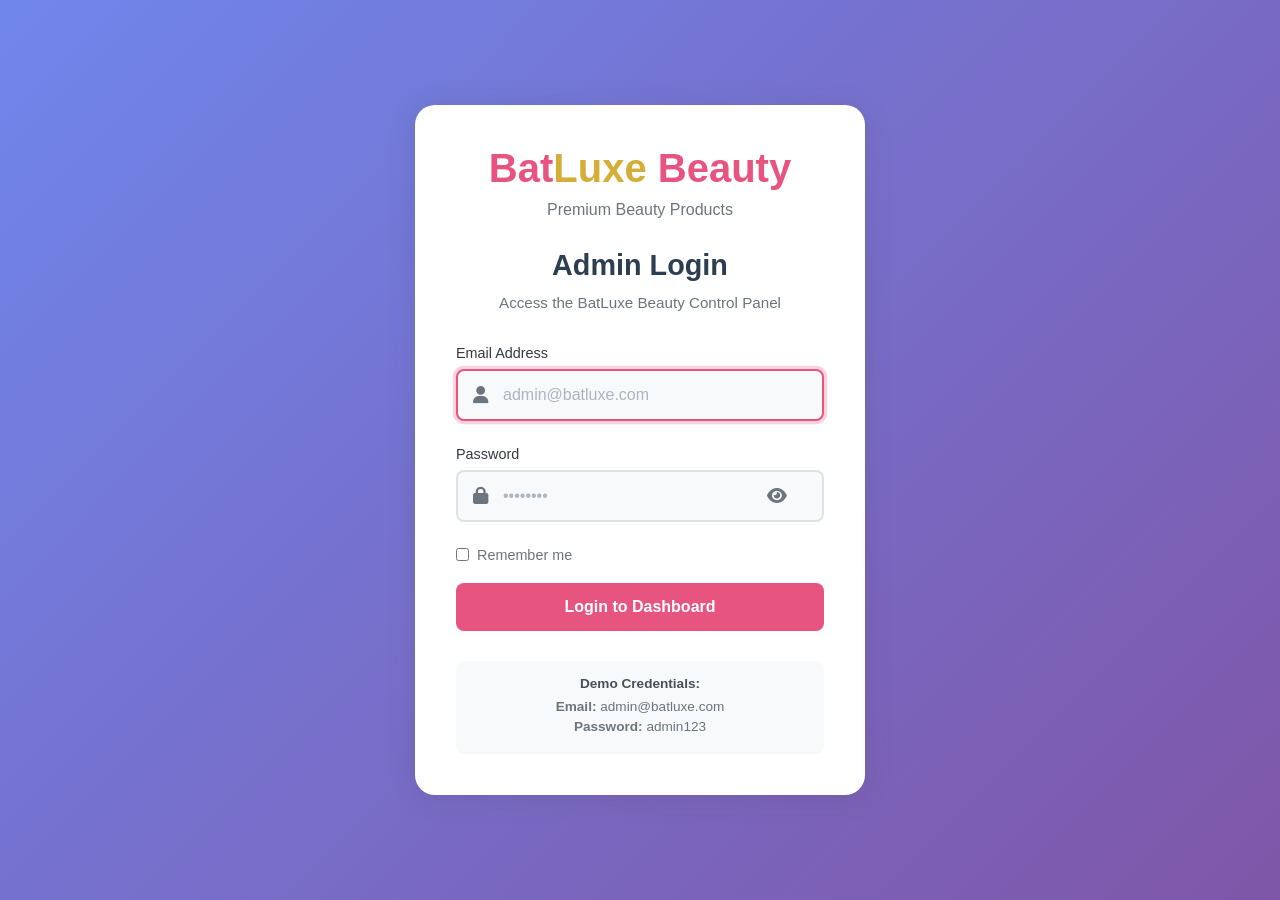
<file: batluxe/BAT-LUXE ADMIN/auth.html>
<!DOCTYPE html>
<html lang="en">
<head>
    <meta charset="UTF-8">
    <meta name="viewport" content="width=device-width, initial-scale=1.0">
    <title>Admin Login - BatLuxe Beauty</title>
    <link rel="stylesheet" href="auth.css">
    <link rel="stylesheet" href="https://cdnjs.cloudflare.com/ajax/libs/font-awesome/6.4.0/css/all.min.css">
</head>

<body>
    <div class="admin-container">
        <div class="login-card">
            <!-- Brand Logo/Header -->
            <div class="login-header">
                <h1>Bat<span>Luxe</span> Beauty</h1>
                <p>Premium Beauty Products</p>
            </div>

            <h2 class="admin-title">Admin Login</h2>
            <p class="admin-sub">Access the BatLuxe Beauty Control Panel</p>

            <form id="adminLoginForm">
                <div class="input-group">
                    <label for="adminEmail">Email Address</label>
                    <div class="input-box">
                        <i class="fas fa-user"></i>
                        <input type="email" id="adminEmail" name="email" placeholder="admin@batluxe.com" required>
                    </div>
                </div>

                <div class="input-group">
                    <label for="adminPassword">Password</label>
                    <div class="input-box">
                        <i class="fas fa-lock"></i>
                        <input type="password" id="adminPassword" name="password" placeholder="••••••••" required>
                        <button type="button" class="password-toggle" id="passwordToggle">
                            <i class="fas fa-eye"></i>
                        </button>
                    </div>
                </div>

                <div class="remember-me">
                    <input type="checkbox" id="rememberMe">
                    <label for="rememberMe">Remember me</label>
                </div>

                <button type="submit" class="login-btn" id="loginBtn">
                    <span id="btnText">Login to Dashboard</span>
                    <div class="spinner" id="loginSpinner"></div>
                </button>
<!-- 
                <div class="forgot-password">
                    <a href="#">Forgot your password?</a>
                </div> -->

                <p class="error-message" id="adminError">
                    Invalid email or password!
                </p>

                <div class="success-message" id="loginSuccess">
                    Login successful! Redirecting...
                </div>
            </form>

            <!-- Demo Credentials -->
            <div style="margin-top: 30px; padding: 15px; background: #f8f9fa; border-radius: 8px; font-size: 0.85rem; color: #6c757d;">
                <p style="margin-bottom: 8px; font-weight: 600; color: #495057;">Demo Credentials:</p>
                <p style="margin: 5px 0;"><strong>Email:</strong> admin@batluxe.com</p>
                <p style="margin: 5px 0;"><strong>Password:</strong> admin123</p>
            </div>
        </div>
    </div>

    <script>
        // Admin Login Script
        document.addEventListener('DOMContentLoaded', function() {
            // Elements
            const loginForm = document.getElementById('adminLoginForm');
            const adminEmail = document.getElementById('adminEmail');
            const adminPassword = document.getElementById('adminPassword');
            const passwordToggle = document.getElementById('passwordToggle');
            const loginBtn = document.getElementById('loginBtn');
            const loginSpinner = document.getElementById('loginSpinner');
            const btnText = document.getElementById('btnText');
            const adminError = document.getElementById('adminError');
            const loginSuccess = document.getElementById('loginSuccess');
            const rememberMe = document.getElementById('rememberMe');

            // Valid credentials (in production, this should be server-side)
            const VALID_CREDENTIALS = {
                email: 'Batluxebeauty@gmail.com',
                password: 'Abike2215'
            };

            // Load saved credentials if "Remember me" was checked
            loadSavedCredentials();

            // Password toggle visibility
            passwordToggle.addEventListener('click', function() {
                const type = adminPassword.getAttribute('type') === 'password' ? 'text' : 'password';
                adminPassword.setAttribute('type', type);
                this.innerHTML = type === 'password' ? '<i class="fas fa-eye"></i>' : '<i class="fas fa-eye-slash"></i>';
            });

            // Form submission
            loginForm.addEventListener('submit', async function(e) {
                e.preventDefault();
                
                // Get form values
                const email = adminEmail.value.trim();
                const password = adminPassword.value;
                
                // Hide previous messages
                hideMessages();
                
                // Basic validation
                if (!email || !password) {
                    showError('Please fill in all fields');
                    return;
                }
                
                if (!isValidEmail(email)) {
                    showError('Please enter a valid email address');
                    return;
                }
                
                // Show loading state
                loginBtn.disabled = true;
                btnText.textContent = 'Authenticating...';
                loginSpinner.style.display = 'block';
                
                // Simulate API call delay
                await new Promise(resolve => setTimeout(resolve, 1500));
                
                // Check credentials
                if (email === VALID_CREDENTIALS.email && password === VALID_CREDENTIALS.password) {
                    // Save credentials if "Remember me" is checked
                    if (rememberMe.checked) {
                        saveCredentials(email, password);
                    } else {
                        clearSavedCredentials();
                    }
                    
                    // Show success message
                    loginSuccess.style.display = 'block';
                    btnText.textContent = 'Login Successful!';
                    
                    // Redirect to admin dashboard after 1.5 seconds
                    setTimeout(() => {
                        window.location.href = 'ADMIN-DASHBOARD.HTML';
                    }, 1500);
                    
                } else {
                    // Invalid credentials
                    showError('Invalid email or password');
                    resetButton();
                }
            });

            // Save credentials to localStorage
            function saveCredentials(email, password) {
                try {
                    const credentials = {
                        email: email,
                        password: password,
                        timestamp: Date.now()
                    };
                    localStorage.setItem('batluxe_admin_credentials', JSON.stringify(credentials));
                } catch (e) {
                    console.error('Error saving credentials:', e);
                }
            }

            // Load saved credentials
            function loadSavedCredentials() {
                try {
                    const saved = localStorage.getItem('batluxe_admin_credentials');
                    if (saved) {
                        const credentials = JSON.parse(saved);
                        // Only auto-fill if saved within last 30 days
                        if (Date.now() - credentials.timestamp < 30 * 24 * 60 * 60 * 1000) {
                            adminEmail.value = credentials.email;
                            adminPassword.value = credentials.password;
                            rememberMe.checked = true;
                        } else {
                            clearSavedCredentials();
                        }
                    }
                } catch (e) {
                    console.error('Error loading credentials:', e);
                }
            }

            // Clear saved credentials
            function clearSavedCredentials() {
                localStorage.removeItem('batluxe_admin_credentials');
            }

            // Show error message
            function showError(message) {
                adminError.textContent = message;
                adminError.style.display = 'block';
                
                // Shake animation
                loginForm.style.animation = 'shake 0.5s ease-in-out';
                setTimeout(() => {
                    loginForm.style.animation = '';
                }, 500);
            }

            // Hide all messages
            function hideMessages() {
                adminError.style.display = 'none';
                loginSuccess.style.display = 'none';
            }

            // Reset button state
            function resetButton() {
                loginBtn.disabled = false;
                btnText.textContent = 'Login to Dashboard';
                loginSpinner.style.display = 'none';
            }

            // Email validation
            function isValidEmail(email) {
                const re = /^[^\s@]+@[^\s@]+\.[^\s@]+$/;
                return re.test(email);
            }

            // Add shake animation for errors
            const style = document.createElement('style');
            style.textContent = `
                @keyframes shake {
                    0%, 100% { transform: translateX(0); }
                    10%, 30%, 50%, 70%, 90% { transform: translateX(-5px); }
                    20%, 40%, 60%, 80% { transform: translateX(5px); }
                }
            `;
            document.head.appendChild(style);

            // Auto-focus email field on page load
            adminEmail.focus();

            // Clear error when user starts typing
            adminEmail.addEventListener('input', hideMessages);
            adminPassword.addEventListener('input', hideMessages);

            // Keyboard shortcuts
            document.addEventListener('keydown', function(e) {
                // Ctrl + Enter to submit
                if (e.ctrlKey && e.key === 'Enter') {
                    loginForm.submit();
                }
                
                // Escape to clear form
                if (e.key === 'Escape') {
                    loginForm.reset();
                    adminEmail.focus();
                }
            });

            // Form input validation on blur
            adminEmail.addEventListener('blur', function() {
                if (this.value && !isValidEmail(this.value)) {
                    showError('Please enter a valid email address');
                }
            });
        });
    </script>
</body>
</html>
</file>
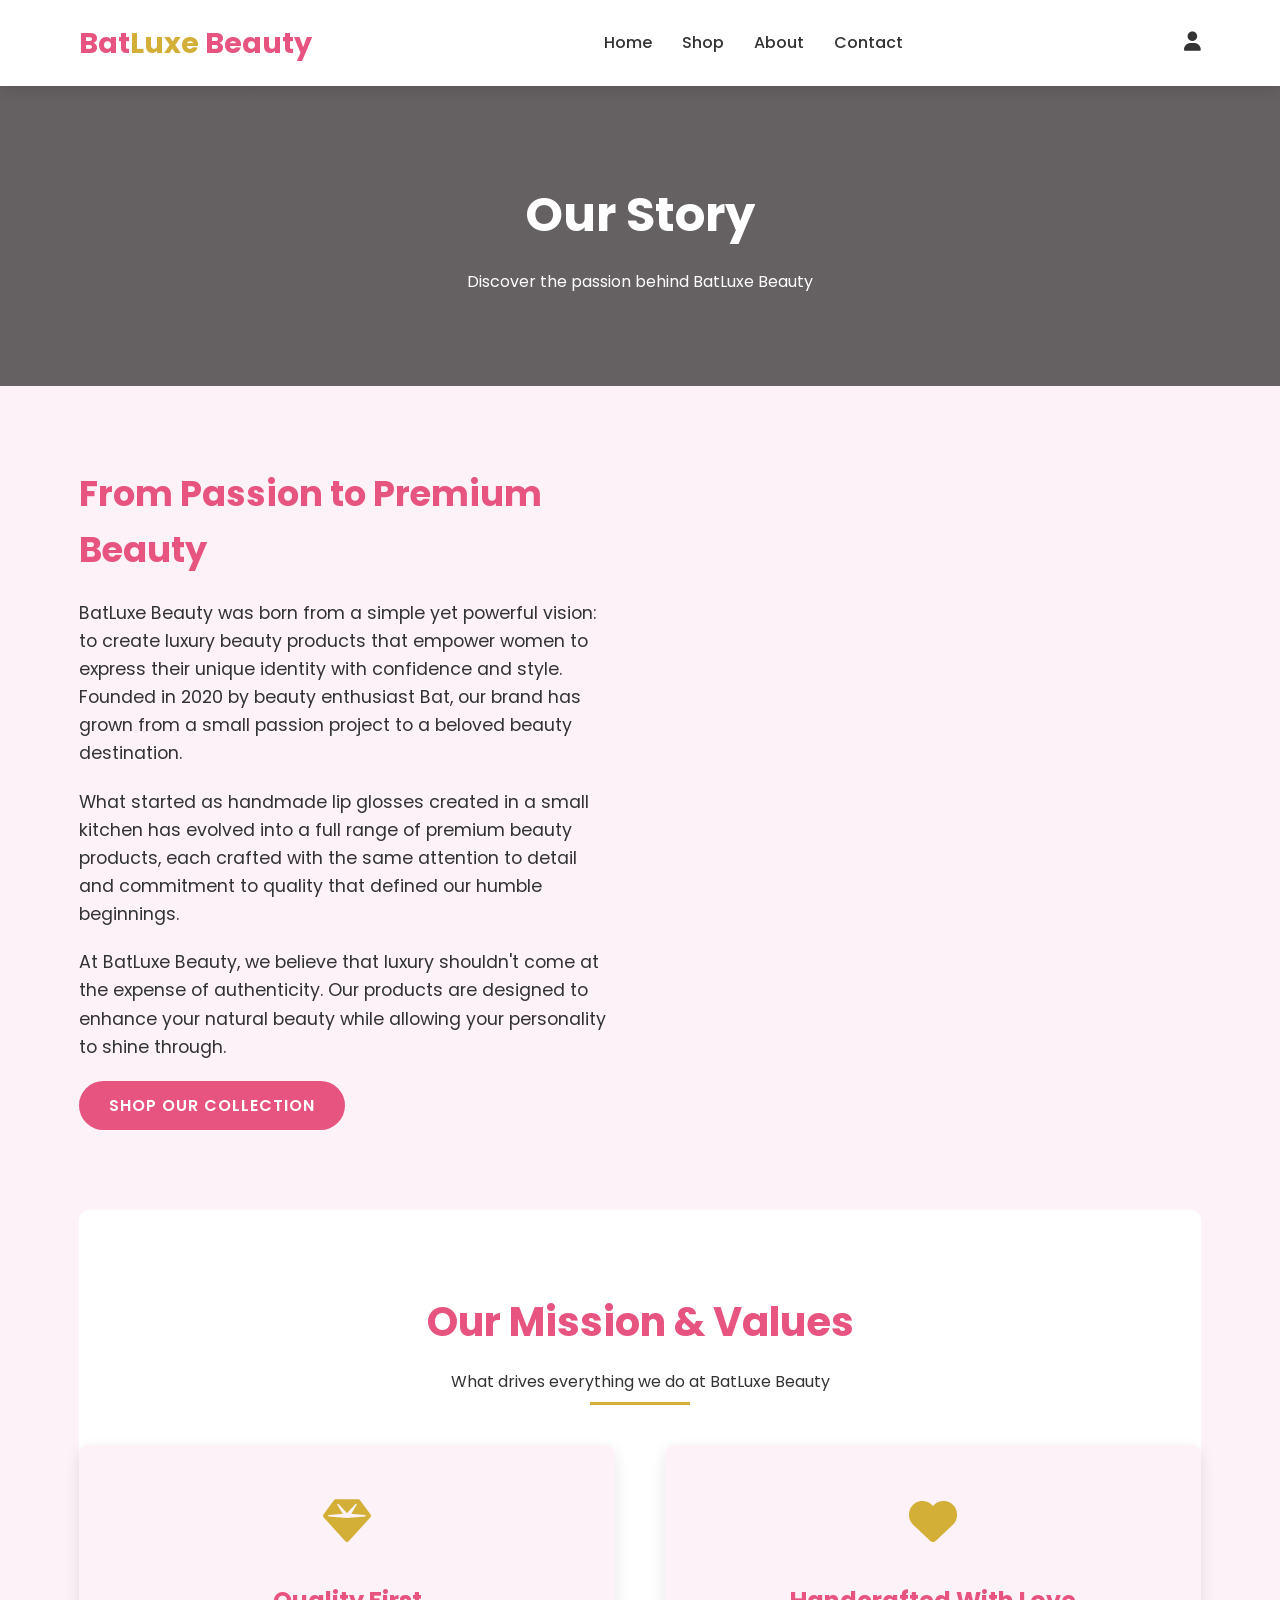
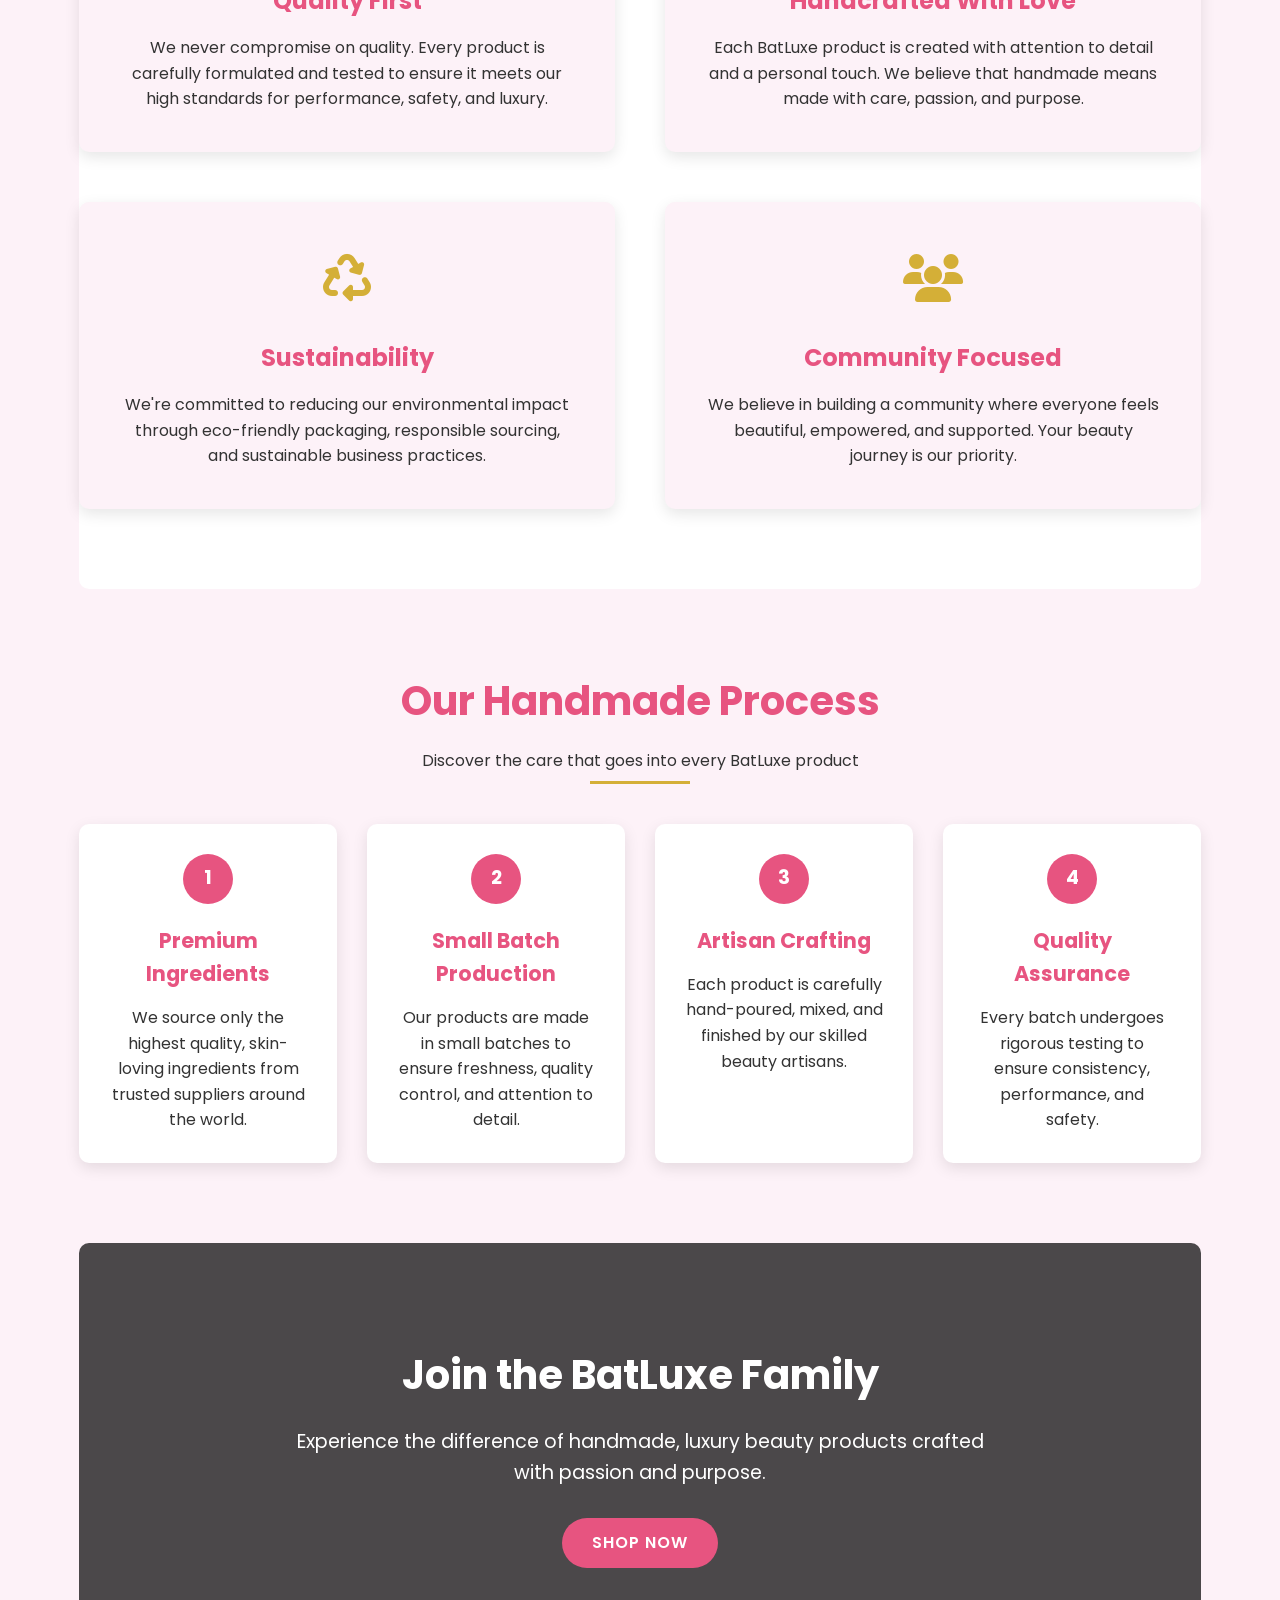
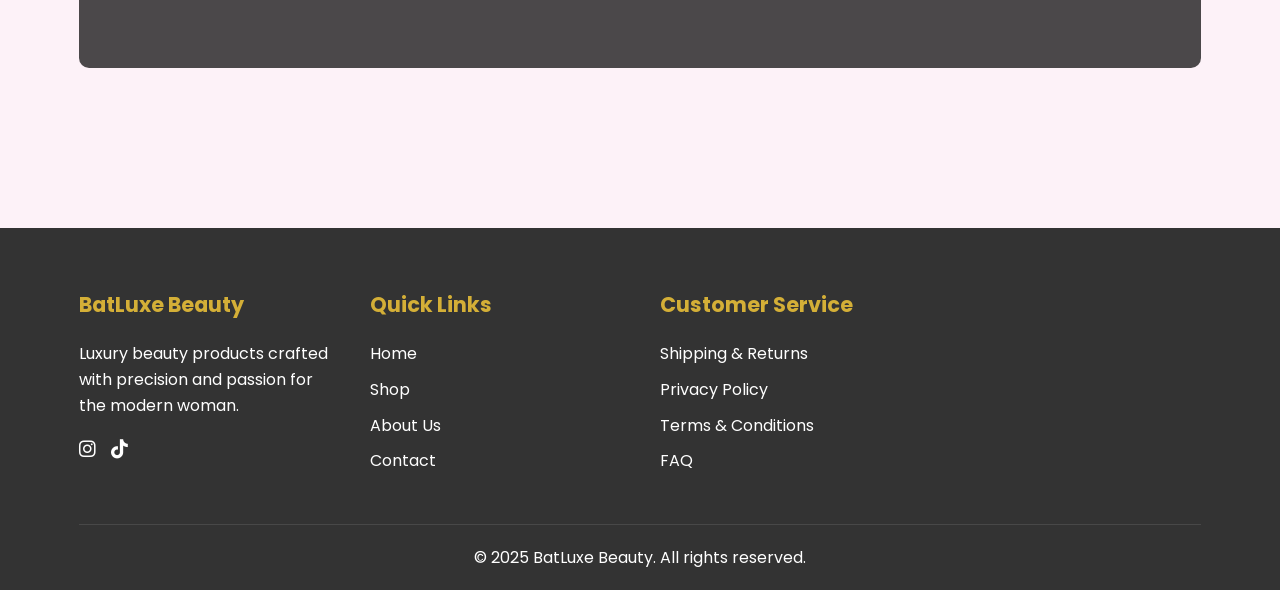
<file: batluxe/HTML/about.html>
<!DOCTYPE html>
<html lang="en">
<head>
    <meta charset="UTF-8">
    <script src="../JAVA SCRIPT/ABOUT.JS"></script>
    <meta name="viewport" content="width=device-width, initial-scale=1.0">
    <title>About Us - BatLuxe Beauty</title>
     <link rel="stylesheet" href="../CSS/about.css">
    <link rel="stylesheet" href="https://cdnjs.cloudflare.com/ajax/libs/font-awesome/6.4.0/css/all.min.css">
    <link href="https://fonts.googleapis.com/css2?family=Poppins:wght@300;400;500;600;700&display=swap" rel="stylesheet">
</head>
<body>
    <!-- Header Section -->
    <header>
        <div class="container">
            <nav class="navbar">
                <a href="index.html" class="logo">Bat<span>Luxe</span> Beauty</a>
                <ul class="nav-links">
                    <li><a href="index.html">Home</a></li>
                    <li><a href="shop.html">Shop</a></li>
                    <li><a href="about.html" class="active">About</a></li>
                    <li><a href="contact.html">Contact</a></li>
                </ul>
                <div class="nav-icons">
                    <!-- <i class="fas fa-search"></i></i> -->
                    <!-- <i class="fas fa-shopping-bag"></i> -->
                    <a href="PROFILE.html"><i class="fas fa-user"></i></a>
                    <div class="hamburger">
                        <i class="fas fa-bars"></i>
                    </div>
                </div>
            </nav>
        </div>
    </header>

    <!-- Page Header -->
    <section class="page-header">
        <div class="container">
            <h1>Our Story</h1>
            <p>Discover the passion behind BatLuxe Beauty</p>
        </div>
    </section>

    <!-- About Section -->
    <section class="about">
        <div class="container">
            <div class="about-content">
                <div class="about-text">
                    <h2>From Passion to Premium Beauty</h2>
                    <p>BatLuxe Beauty was born from a simple yet powerful vision: to create luxury beauty products that empower women to express their unique identity with confidence and style. Founded in 2020 by beauty enthusiast Bat, our brand has grown from a small passion project to a beloved beauty destination.</p>
                    <p>What started as handmade lip glosses created in a small kitchen has evolved into a full range of premium beauty products, each crafted with the same attention to detail and commitment to quality that defined our humble beginnings.</p>
                    <p>At BatLuxe Beauty, we believe that luxury shouldn't come at the expense of authenticity. Our products are designed to enhance your natural beauty while allowing your personality to shine through.</p>
                    <a href="shop.html" class="btn">Shop Our Collection</a>
                </div>
                <!-- <div class="about-image">
                    <img src="https://images.unsplash.com/photo-1596462502278-27bfdc403348?ixlib=rb-1.2.1&auto=format&fit=crop&w=1350&q=80" alt="BatLuxe Beauty Founder">
                </div> -->
            </div>

            <!-- Mission & Values -->
            <div class="mission-values">
                <div class="section-title">
                    <h2>Our Mission & Values</h2>
                    <p>What drives everything we do at BatLuxe Beauty</p>
                </div>
                <div class="mission-container">
                    <div class="mission-card">
                        <div class="mission-icon">
                            <i class="fas fa-gem"></i>
                        </div>
                        <h3>Quality First</h3>
                        <p>We never compromise on quality. Every product is carefully formulated and tested to ensure it meets our high standards for performance, safety, and luxury.</p>
                    </div>
                    <div class="mission-card">
                        <div class="mission-icon">
                            <i class="fas fa-heart"></i>
                        </div>
                        <h3>Handcrafted With Love</h3>
                        <p>Each BatLuxe product is created with attention to detail and a personal touch. We believe that handmade means made with care, passion, and purpose.</p>
                    </div>
                    <div class="mission-card">
                        <div class="mission-icon">
                            <i class="fas fa-recycle"></i>
                        </div>
                        <h3>Sustainability</h3>
                        <p>We're committed to reducing our environmental impact through eco-friendly packaging, responsible sourcing, and sustainable business practices.</p>
                    </div>
                    <div class="mission-card">
                        <div class="mission-icon">
                            <i class="fas fa-users"></i>
                        </div>
                        <h3>Community Focused</h3>
                        <p>We believe in building a community where everyone feels beautiful, empowered, and supported. Your beauty journey is our priority.</p>
                    </div>
                </div>
            </div>

            <!-- Handmade Process -->
            <div class="handmade-process">
                <div class="section-title">
                    <h2>Our Handmade Process</h2>
                    <p>Discover the care that goes into every BatLuxe product</p>
                </div>
                <div class="process-steps">
                    <div class="process-step">
                        <div class="step-number">1</div>
                        <h3>Premium Ingredients</h3>
                        <p>We source only the highest quality, skin-loving ingredients from trusted suppliers around the world.</p>
                    </div>
                    <div class="process-step">
                        <div class="step-number">2</div>
                        <h3>Small Batch Production</h3>
                        <p>Our products are made in small batches to ensure freshness, quality control, and attention to detail.</p>
                    </div>
                    <div class="process-step">
                        <div class="step-number">3</div>
                        <h3>Artisan Crafting</h3>
                        <p>Each product is carefully hand-poured, mixed, and finished by our skilled beauty artisans.</p>
                    </div>
                    <div class="process-step">
                        <div class="step-number">4</div>
                        <h3>Quality Assurance</h3>
                        <p>Every batch undergoes rigorous testing to ensure consistency, performance, and safety.</p>
                    </div>
                </div>
            </div>
            <!-- CTA Section -->
            <div class="cta-section">
                <h2>Join the BatLuxe Family</h2>
                <p>Experience the difference of handmade, luxury beauty products crafted with passion and purpose.</p>
                <a href="shop.html" class="btn">Shop Now</a>
            </div>
        </div>
    </section>

    <!-- Footer -->
    <footer>
        <div class="container">
            <div class="footer-content">
                <div class="footer-column">
                    <h3>BatLuxe Beauty</h3>
                    <p>Luxury beauty products crafted with precision and passion for the modern woman.</p>
                    <div class="social-icons">
                        <a href="https://www.instagram.com/batluxebeautyuk?igsh=MThxdTV4ZXB2cDd3aw%3D%3D&utm_source=qr"><i class="fab fa-instagram"></i></a>
                        <a href="https://www.tiktok.com/@batluxebeautyuk?_r=1&_t=ZN-91Z0W4zfwTW"><i class="fab fa-tiktok"></i></a>
                    </div>
                </div>
                <div class="footer-column">
                    <h3>Quick Links</h3>
                    <ul class="footer-links">
                        <li><a href="index.html">Home</a></li>
                        <li><a href="shop.html">Shop</a></li>
                        <li><a href="about.html">About Us</a></li>
                        <li><a href="contact.html">Contact</a></li>
                    </ul>
                </div>
                <div class="footer-column">
                    <h3>Customer Service</h3>
                    <ul class="footer-links">
                        <li><a href="SHIPPINGANDRETURNS.HTML">Shipping & Returns</a></li>
                        <li><a href="PRIVACY-POLICY.HTML">Privacy Policy</a></li>
                        <li><a href="term.condition.html">Terms & Conditions</a></li>
                        <li><a href="faq-question.html">FAQ</a></li>
                        <!-- <li><a href="#">Track Order</a></li> -->
                    </ul>
                </div>
                <div class="footer-column">
                </div>
            </div>
            <div class="copyright">
                <p>&copy; 2025 BatLuxe Beauty. All rights reserved.</p>
            </div>
        </div>
    </footer>


</body>
</html>
</file>
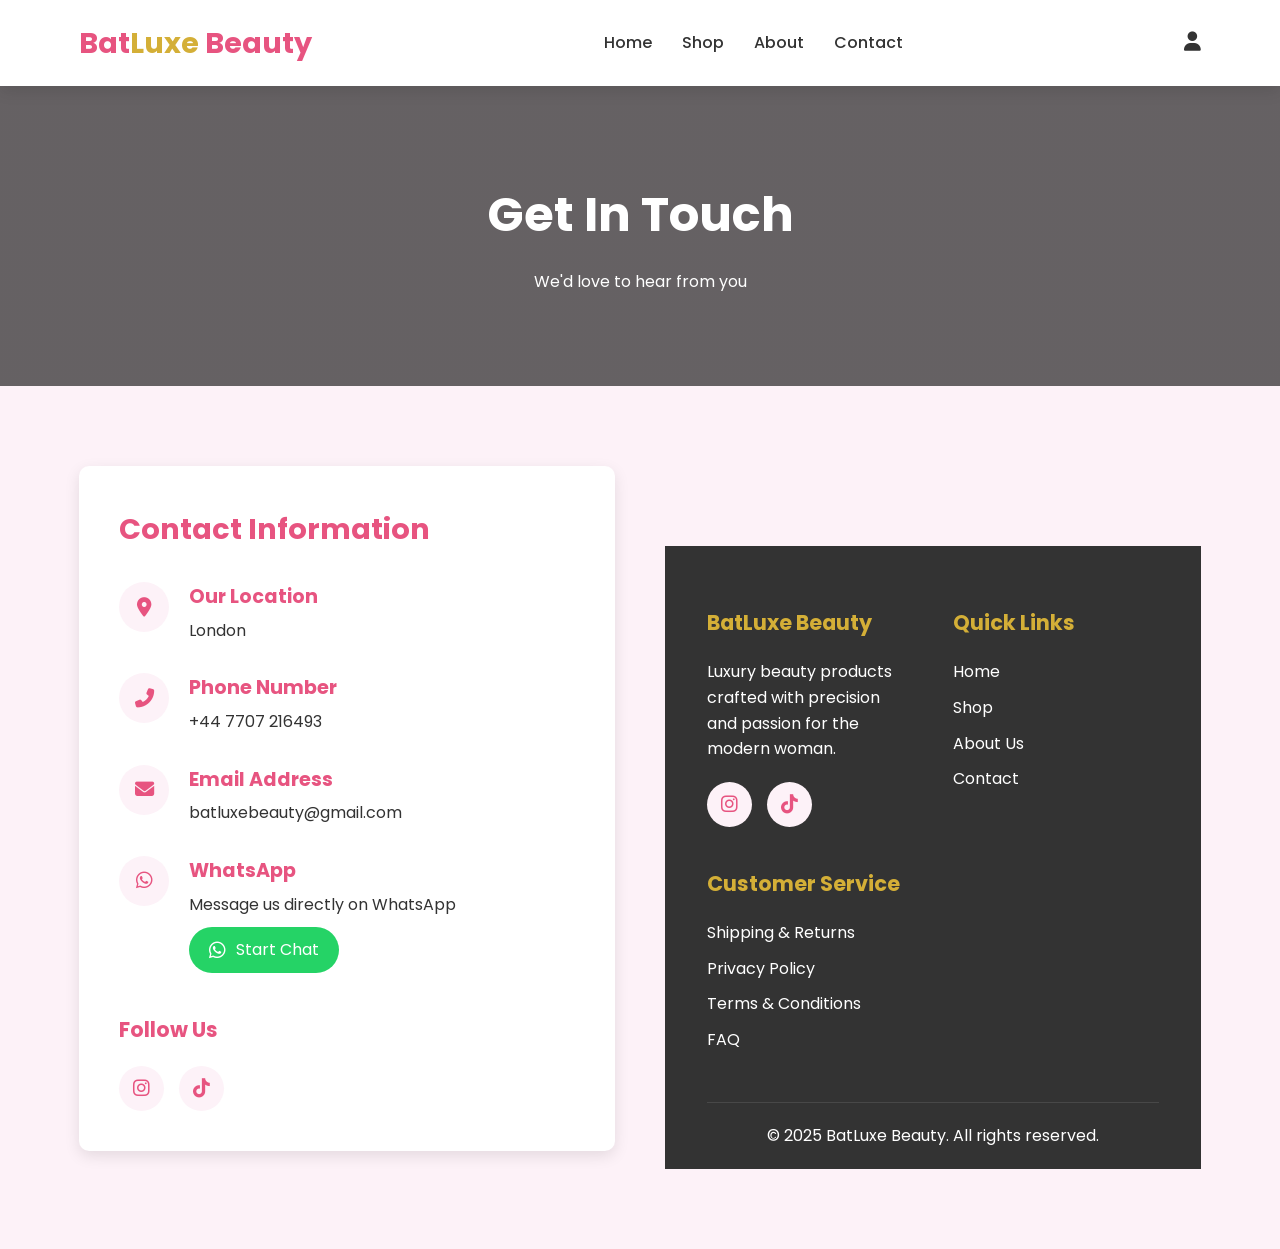
<file: batluxe/HTML/contact.html>
<!DOCTYPE html>
<html lang="en">
<head>
    <meta charset="UTF-8">
    <meta name="viewport" content="width=device-width, initial-scale=1.0">
    <title>Contact Us - BatLuxe Beauty</title>
     <script src="../JAVA SCRIPT/contact.js"></script>
    <link rel="stylesheet" href="https://cdnjs.cloudflare.com/ajax/libs/font-awesome/6.4.0/css/all.min.css">
    <link href="https://fonts.googleapis.com/css2?family=Poppins:wght@300;400;500;600;700&display=swap" rel="stylesheet">
    <link rel="stylesheet" href="../CSS/Contact.css">
</head>
<body>
    <!-- Header Section -->
    <header>
        <div class="container">
            <nav class="navbar">
                <a href="index.html" class="logo">Bat<span>Luxe</span> Beauty</a>
                <ul class="nav-links">
                    <li><a href="index.html">Home</a></li>
                    <li><a href="shop.html">Shop</a></li>
                    <li><a href="about.html">About</a></li>
                    <li><a href="contact.html" class="active">Contact</a></li>
                </ul>
                <div class="nav-icons">
                    <!-- <i class="fas fa-search"></i> -->
                    <!-- <i class="fas fa-shopping-bag"></i> -->
                    <a href="PROFILE.html"><i class="fas fa-user"></i></a>
                    <div class="hamburger">
                        <i class="fas fa-bars"></i>
                    </div>
                </div>
            </nav>
        </div>
    </header>

    <!-- Page Header -->
    <section class="page-header">
        <div class="container">
            <h1>Get In Touch</h1>
            <p>We'd love to hear from you</p>
        </div>
    </section>

    <!-- Contact Section -->
    <section class="contact">
        <div class="container">
            <div class="contact-container">
                <!-- Contact Information -->
                <div class="contact-info">
                    <h2>Contact Information</h2>
                    
                    <div class="contact-method">
                        <div class="contact-icon">
                            <i class="fas fa-map-marker-alt"></i>
                        </div>
                        <div class="contact-details">
                            <h3>Our Location</h3>
                            <p>London</p>
                        </div>
                    </div>
                    
                    <div class="contact-method">
                        <div class="contact-icon">
                            <i class="fas fa-phone-alt"></i>
                        </div>
                        <div class="contact-details">
                            <h3>Phone Number</h3>
                            <p>+44 7707 216493</p>
                        </div>
                    </div>
                    
                    <div class="contact-method">
                        <div class="contact-icon">
                            <i class="fas fa-envelope"></i>
                        </div>
                        <div class="contact-details">
                            <h3>Email Address</h3>
                            <p>batluxebeauty@gmail.com</p>
                        </div>
                    </div>
                    
                    <div class="contact-method">
                        <div class="contact-icon">
                            <i class="fab fa-whatsapp"></i>
                        </div>
                        <div class="contact-details">
                            <h3>WhatsApp</h3>
                            <p>Message us directly on WhatsApp</p>
                            <a href="" class="whatsapp-btn" target="_blank">
                                <i class="fab fa-whatsapp"></i>
                                Start Chat
                            </a>
                        </div>
                    </div>
                    
                    <div class="social-contact">
                        <h3>Follow Us</h3>
                        <div class="social-icons">
                            <a href="https://www.instagram.com/batluxebeautyuk?igsh=MThxdTV4ZXB2cDd3aw%3D%3D&utm_source=qr" aria-label="Instagram">
                                <i class="fab fa-instagram"></i>
                            </a>
                            <a href="https://www.tiktok.com/@batluxebeautyuk?_r=1&_t=ZN-91Z0W4zfwTW" aria-label="TikTok">
                                <i class="fab fa-tiktok"></i>
                            </a>
                        </div>
                    </div>
                </div>

    <!-- Footer -->
    <footer>
        <div class="container">
            <div class="footer-content">
                <div class="footer-column">
                    <h3>BatLuxe Beauty</h3>
                    <p>Luxury beauty products crafted with precision and passion for the modern woman.</p>
                    <div class="social-icons">
                        <a href="https://www.instagram.com/batluxebeautyuk?igsh=MThxdTV4ZXB2cDd3aw%3D%3D&utm_source=qr"><i class="fab fa-instagram"></i></a>
                        <a href="https://www.tiktok.com/@batluxebeautyuk?_r=1&_t=ZN-91Z0W4zfwTW"><i class="fab fa-tiktok"></i></a>
                    </div>
                </div>
                <div class="footer-column">
                    <h3>Quick Links</h3>
                    <ul class="footer-links">
                        <li><a href="index.html">Home</a></li>
                        <li><a href="shop.html">Shop</a></li>
                        <li><a href="about.html">About Us</a></li>
                        <li><a href="contact.html">Contact</a></li>
                        <!-- <li><a href="blog.html">Blog</a></li> -->
                    </ul>
                </div>
                <div class="footer-column">
                    <h3>Customer Service</h3>
                    <ul class="footer-links">
                        <li><a href="SHIPPINGANDRETURNS.HTML">Shipping & Returns</a></li>
                        <li><a href="PRIVACY-POLICY.HTML">Privacy Policy</a></li>
                        <li><a href="term.condition.html">Terms & Conditions</a></li>
                        <li><a href="faq-question.html">FAQ</a></li>
                        <!-- <li><a href="#">Track Order</a></li> -->
                    </ul>
                </div>
            </div>
            <div class="copyright">
                <p>&copy; 2025 BatLuxe Beauty. All rights reserved.</p>
            </div>
        </div>
    </footer>
</body>
</html>
</file>
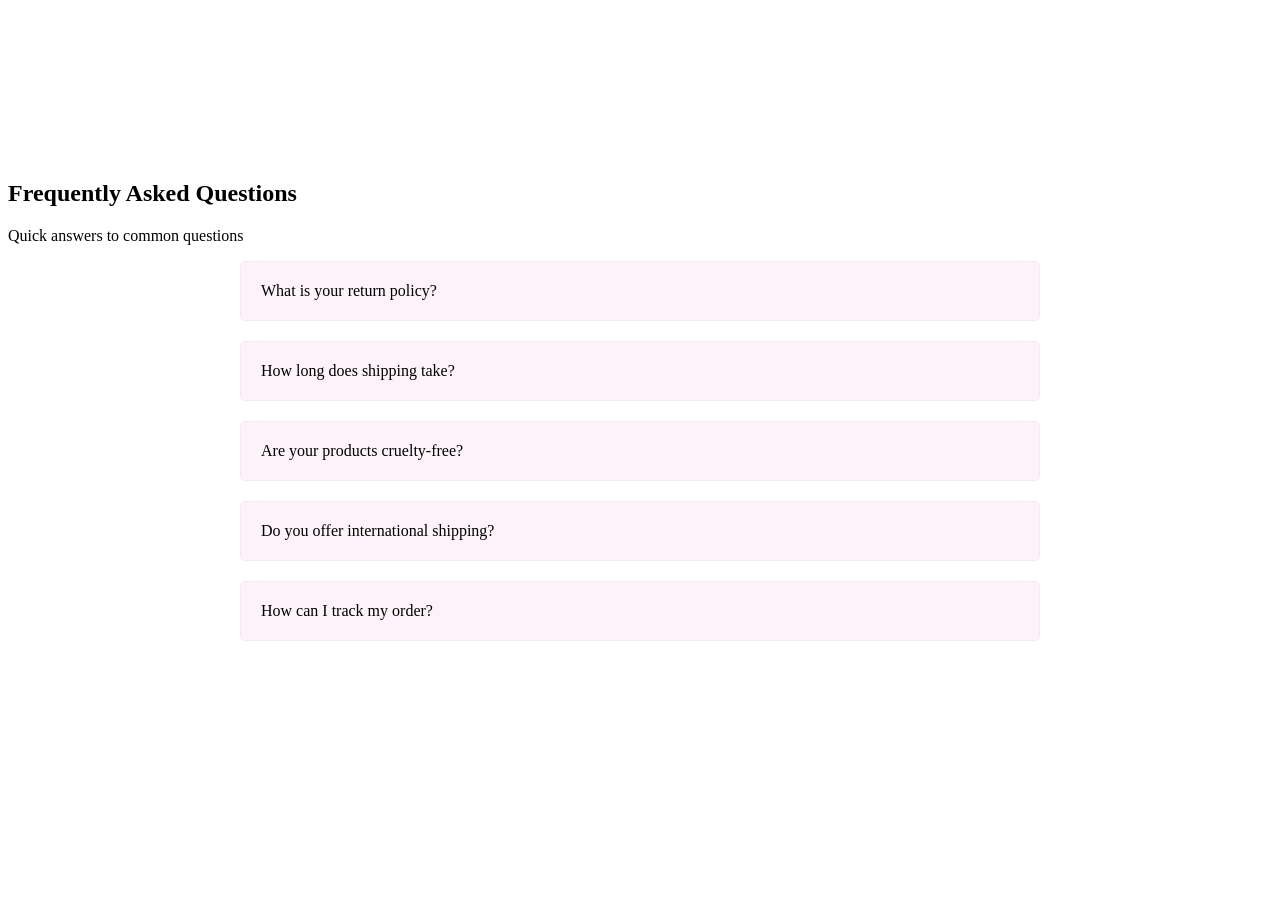
<file: batluxe/HTML/faq-question.html>
<!DOCTYPE html>
<html lang="en">
<head>
    <meta charset="UTF-8">
    <meta name="viewport" content="width=device-width, initial-scale=1.0">
    <title>Document</title>
    <link rel="stylesheet" href="../CSS/faq-quesition.css">
</head>
<body>
        <!-- FAQ Section -->
    <div class="faq-section" id="faq-question">
        <div class="container">
            <div class="section-title">
                <h2>Frequently Asked Questions</h2>
                <p>Quick answers to common questions</p>
            </div>
            
            <div class="faq-container">
                <div class="faq-item">
                    <div class="faq-question">
                        <span>What is your return policy?</span>
                        <i class="fas fa-chevron-down"></i>
                    </div>
                    <div class="faq-answer">
                        <p>We offer a 30-day return policy for all unused and unopened products. If you're not satisfied with your purchase, you can return it within 30 days for a full refund or exchange.</p>
                    </div>
                </div>
                
                <div class="faq-item">
                    <div class="faq-question">
                        <span>How long does shipping take?</span>
                        <i class="fas fa-chevron-down"></i>
                    </div>
                    <div class="faq-answer">
                        <p>Standard shipping takes 5-7 business days within the US. We also offer expedited shipping options (2-3 business days) and overnight shipping for an additional fee.</p>
                    </div>
                </div>
                
                <div class="faq-item">
                    <div class="faq-question">
                        <span>Are your products cruelty-free?</span>
                        <i class="fas fa-chevron-down"></i>
                    </div>
                    <div class="faq-answer">
                        <p>Yes! All BatLuxe Beauty products are 100% cruelty-free. We never test on animals and are committed to ethical beauty practices.</p>
                    </div>
                </div>
                
                <div class="faq-item" >
                    <div class="faq-question">
                        <span>Do you offer international shipping?</span>
                        <i class="fas fa-chevron-down"></i>
                    </div>
                    <div class="faq-answer">
                        <p>Currently, we ship within the United States only. We're working on expanding our international shipping options and hope to serve more countries soon.</p>
                    </div>
                </div>
                
                <div class="faq-item">
                    <div class="faq-question">
                        <span>How can I track my order?</span>
                        <i class="fas fa-chevron-down"></i>
                    </div>
                    <div class="faq-answer">
                        <p>Once your order ships, you'll receive a tracking number via email. You can use this number to track your package on our website or the carrier's website.</p>
                    </div>
                </div>
            </div>
        </div>
    </div>
</body>
</html>
</file>
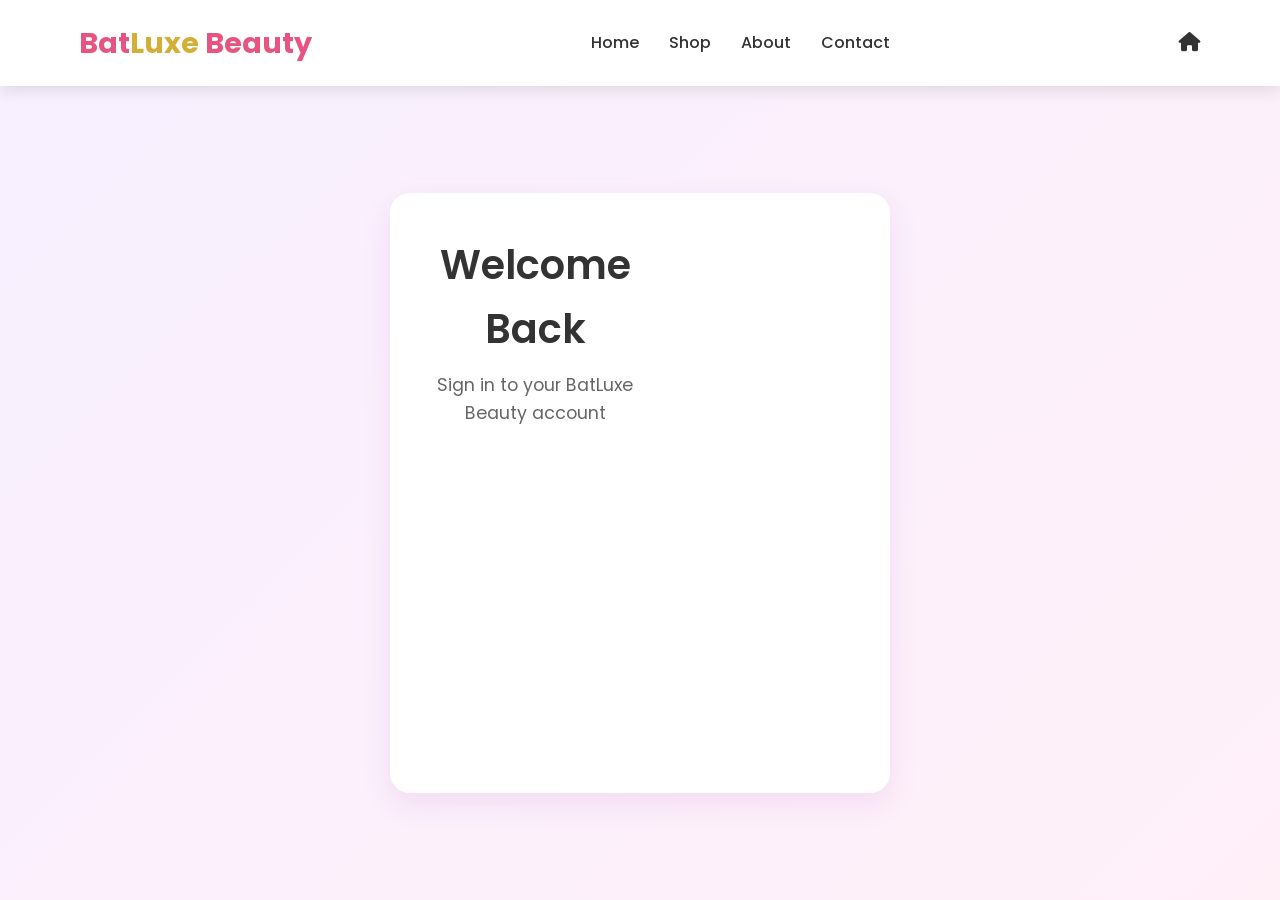
<file: batluxe/HTML/login.html>
<!DOCTYPE html>
<html lang="en">
<head>
    <meta charset="UTF-8">
    <meta name="viewport" content="width=device-width, initial-scale=1.0">
    <title>Login - BatLuxe Beauty</title>
    <link rel="stylesheet" href="../CSS/index.css">
    <link rel="stylesheet" href="../CSS/auth.css">
    <link rel="stylesheet" href="https://cdnjs.cloudflare.com/ajax/libs/font-awesome/6.4.0/css/all.min.css">
    <link href="https://fonts.googleapis.com/css2?family=Poppins:wght@300;400;500;600;700&display=swap" rel="stylesheet">
</head>
<body>
    <!-- Header Section -->
    <header>
        <div class="container">
            <nav class="navbar">
                <a href="index.html" class="logo">Bat<span>Luxe</span> Beauty</a>
                <ul class="nav-links">
                    <li><a href="../index.html">Home</a></li>
                    <li><a href="shop.html">Shop</a></li>
                    <li><a href="about.html">About</a></li>
                    <li><a href="contact.html">Contact</a></li>
                </ul>
                <div class="nav-icons">
                    <a href="../index.html"><i class="fas fa-home"></i></a>
                </div>
            </nav>
        </div>
    </header>

    <!-- Login Form -->
    <section class="auth-section">
        <div class="container">
            <div class="auth-container">
                <div class="auth-header">
                    <h2>Welcome Back</h2>
                    <p>Sign in to your BatLuxe Beauty account</p>
                </div>
                
                <form id="loginForm" class="auth-form">
                    <div class="form-group">
                        <label for="loginEmail">Email Address</label>
                        <input type="email" id="loginEmail" required placeholder="Enter your email">
                        <div class="error-message" id="emailError"></div>
                    </div>
                    
                    <div class="form-group">
                        <label for="loginPassword">Password</label>
                        <div class="password-input">
                            <input type="password" id="loginPassword" required placeholder="Enter your password">
                            <button type="button" class="toggle-password" id="toggleLoginPassword">
                                <i class="fas fa-eye"></i>
                            </button>
                        </div>
                        <div class="error-message" id="passwordError"></div>
                    </div>
                    
                    <div class="form-options">
                        <label class="remember-me">
                            <input type="checkbox" id="rememberMe">
                            <span>Remember me</span>
                        </label>
                        <a href="#" class="forgot-password">Forgot Password?</a>
                    </div>
                    
                    <button type="submit" class="btn auth-btn">Sign In</button>
                    
                    <div class="auth-footer">
                        <p>Don't have an account? <a href="signup.html" class="auth-link">Sign up here</a></p>
                    </div>
                </form>
            </div>
        </div>
    </section>

    <!-- Notification -->
    <div class="notification" id="notification">
        Login successful!
    </div>

    <!-- <script src="../JAVA SCRIPT/auth.js" defer></script> -->
</body>
</html>
</file>
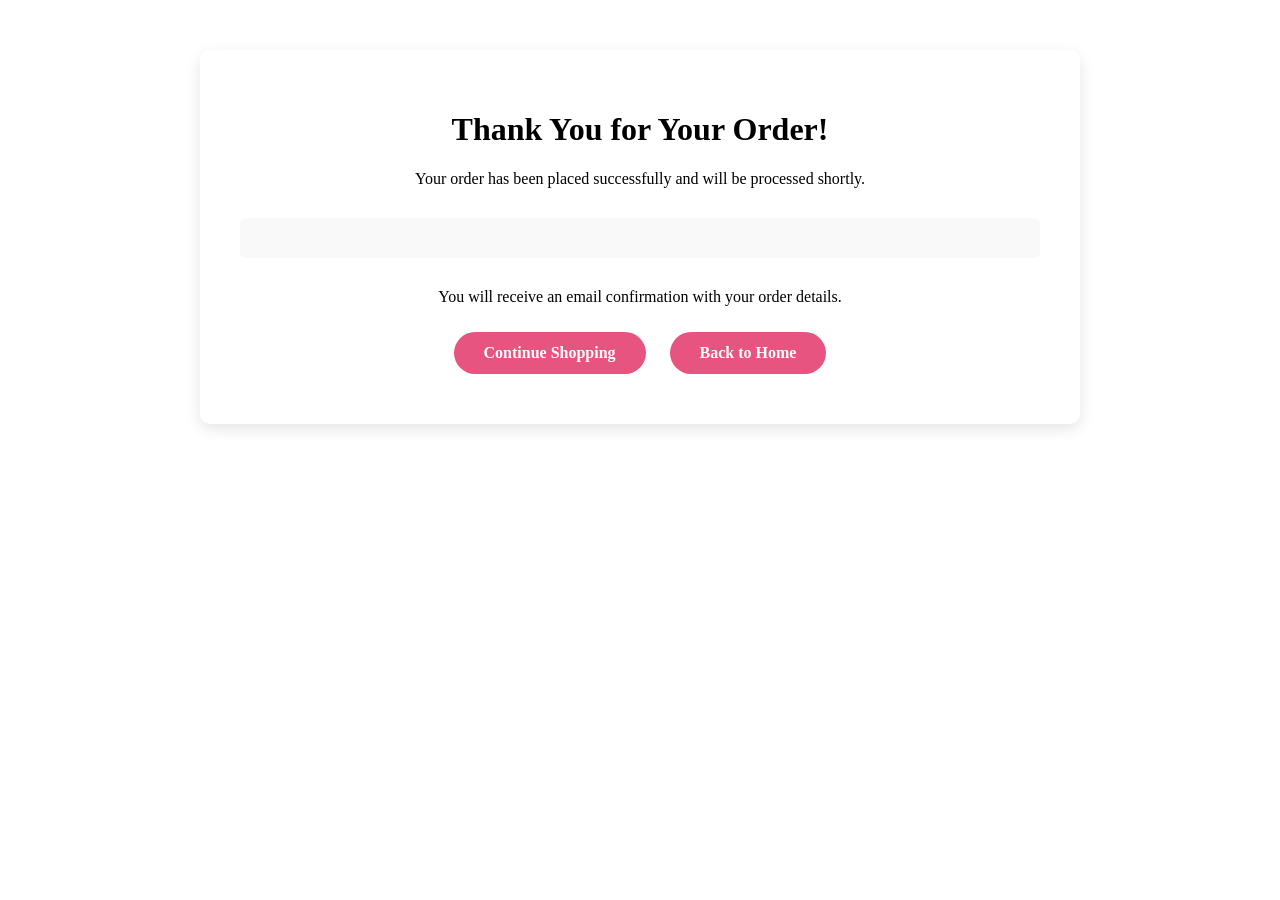
<file: batluxe/HTML/order-confirmation.html>
<!DOCTYPE html>
<html lang="en">
<head>
    <meta charset="UTF-8">
    <meta name="viewport" content="width=device-width, initial-scale=1.0">
    <title>Order Confirmation - BatLuxe Beauty</title>
    <link rel="stylesheet" href="../CSS/order-confirmation.css">
</head>
<body>
    <!-- Header -->
    <header>
        <!-- Your header content -->
    </header>

    <div class="confirmation-container">
        <div class="confirmation-icon">
            <i class="fas fa-check-circle"></i>
        </div>
        <h1>Thank You for Your Order!</h1>
        <p>Your order has been placed successfully and will be processed shortly.</p>
        
        <div class="order-details" id="orderDetails">
            <!-- Order details will be inserted here -->
        </div>
        
        <p>You will receive an email confirmation with your order details.</p>
        <div>
            <a href="shop.html" class="btn">Continue Shopping</a>
            <a href="home.html" class="btn">Back to Home</a>
        </div>
    </div>

    <!-- Footer -->
    <footer>
        <!-- Your footer content -->
    </footer>


</body>
</html>
</file>
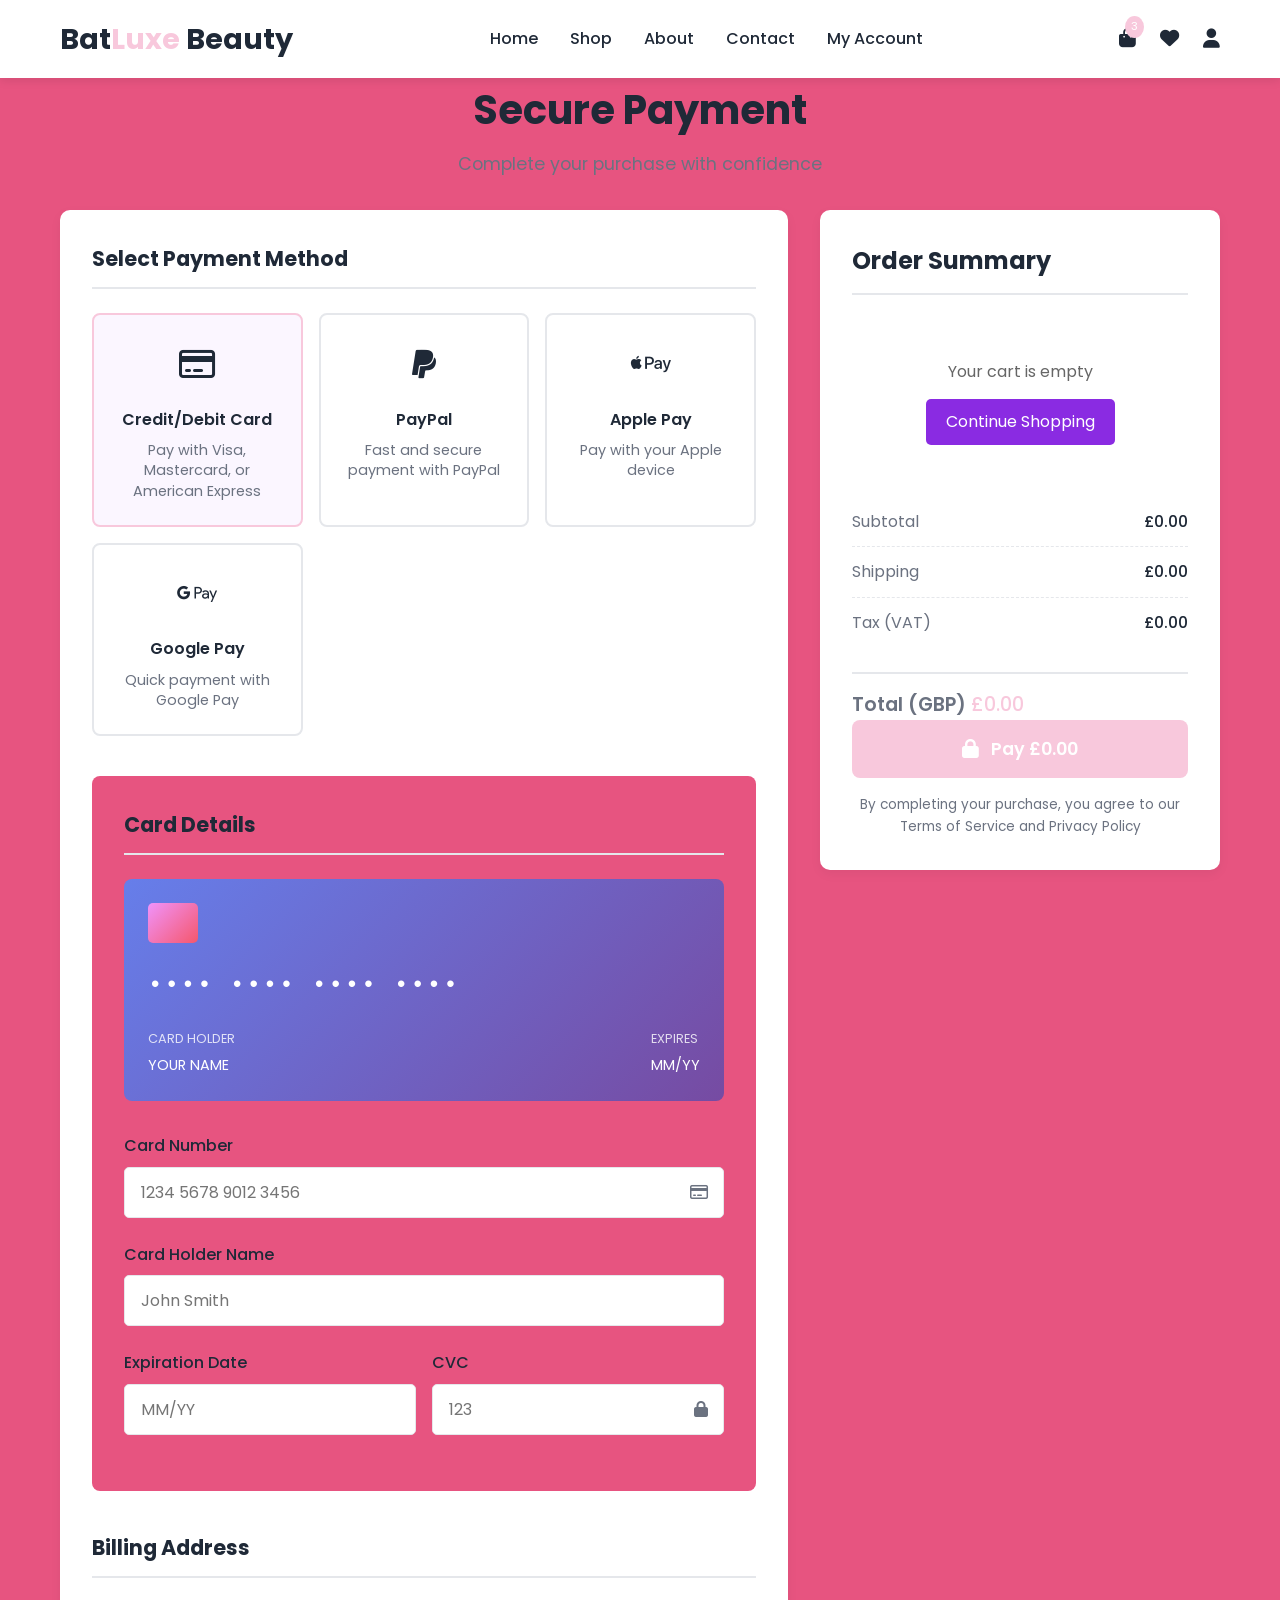
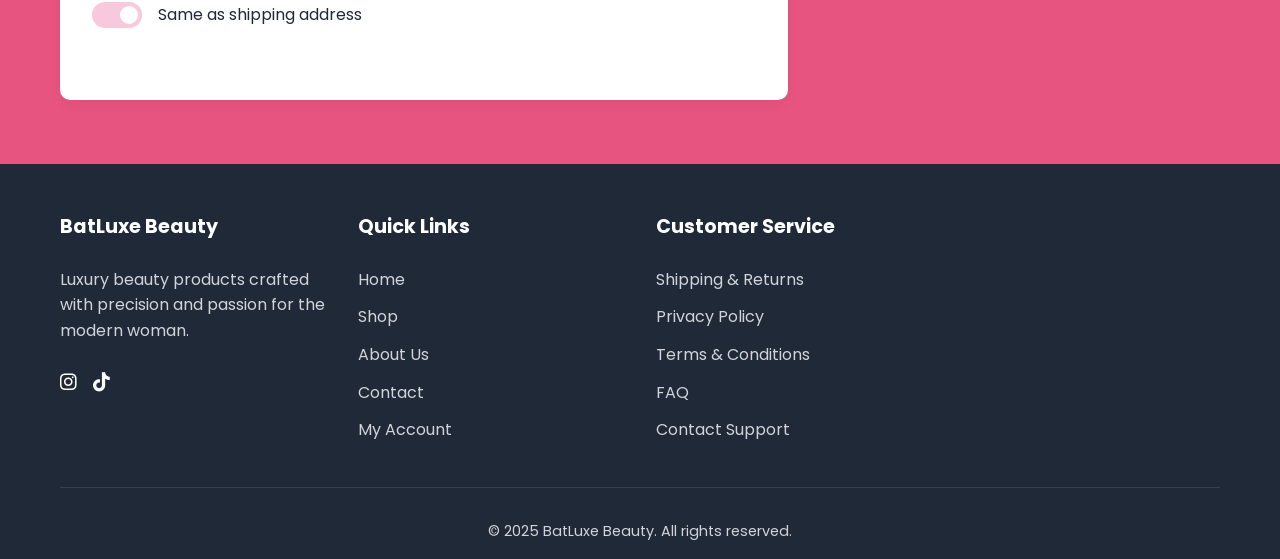
<file: batluxe/HTML/payment.html>
<!DOCTYPE html>
<html lang="en">
<head>
    <meta charset="UTF-8">
    <meta name="viewport" content="width=device-width, initial-scale=1.0">
    <title>Secure Payment - BatLuxe Beauty</title>
    <link rel="stylesheet" href="../CSS/payment.css">
    <script src="../JAVA SCRIPT/payment.js"></script>
    <link rel="stylesheet" href="https://cdnjs.cloudflare.com/ajax/libs/font-awesome/6.4.0/css/all.min.css">
    <link href="https://fonts.googleapis.com/css2?family=Poppins:wght@300;400;500;600;700&display=swap" rel="stylesheet">

</head>
<body>
    <!-- Header Section -->
    <header>
        <div class="container">
            <nav class="navbar">
                <a href="index.html" class="logo">Bat<span>Luxe</span> Beauty</a>
                <ul class="nav-links">
                    <li><a href="index.html">Home</a></li>
                    <li><a href="shop.html">Shop</a></li>
                    <li><a href="about.html">About</a></li>
                    <li><a href="contact.html">Contact</a></li>
                    <li><a href="profile.html">My Account</a></li>
                </ul>
                <div class="nav-icons">
                    <a href="cart.html" class="cart-icon">
                        <i class="fas fa-shopping-bag"></i>
                        <span class="cart-count">3</span>
                    </a>
                    <a href="wishlist.html" class="wishlist-icon">
                        <i class="fas fa-heart"></i>
                    </a>
                    <a href="profile.html" class="user-icon">
                        <i class="fas fa-user"></i>
                    </a>
                    <div class="hamburger">
                        <i class="fas fa-bars"></i>
                    </div>
                </div>
            </nav>
        </div>
    </header>

  

    <!-- Payment Section -->
    <section class="payment-section">
        <div class="container">
            <div class="page-header">
                <h1>Secure Payment</h1>
                <p>Complete your purchase with confidence</p>
            </div>

            <div class="payment-container">
                <!-- Payment Main Section -->
                <main class="payment-main">
                    <!-- Payment Methods -->
                    <section class="payment-methods">
                        <h2 class="section-title">Select Payment Method</h2>
                        <div class="payment-options">
                            <div class="payment-option selected" data-method="card">
                                <div class="payment-icon">
                                    <i class="far fa-credit-card"></i>
                                </div>
                                <div class="payment-name">Credit/Debit Card</div>
                                <div class="payment-description">Pay with Visa, Mastercard, or American Express</div>
                            </div>
                            <div class="payment-option" data-method="paypal">
                                <div class="payment-icon">
                                    <i class="fab fa-paypal"></i>
                                </div>
                                <div class="payment-name">PayPal</div>
                                <div class="payment-description">Fast and secure payment with PayPal</div>
                            </div>
                            <div class="payment-option" data-method="applepay">
                                <div class="payment-icon">
                                    <i class="fab fa-apple-pay"></i>
                                </div>
                                <div class="payment-name">Apple Pay</div>
                                <div class="payment-description">Pay with your Apple device</div>
                            </div>
                            <div class="payment-option" data-method="googlepay">
                                <div class="payment-icon">
                                    <i class="fab fa-google-pay"></i>
                                </div>
                                <div class="payment-name">Google Pay</div>
                                <div class="payment-description">Quick payment with Google Pay</div>
                            </div>
                        </div>
                    </section>

                    <!-- Credit Card Form -->
                    <section class="card-form" id="card-form">
                        <h2 class="section-title">Card Details</h2>
                        
                        <!-- Card Preview -->
                        <div class="card-preview">
                            <div class="card-chip"></div>
                            <div class="card-number" id="card-number-preview">•••• •••• •••• ••••</div>
                            <div class="card-details">
                                <div class="card-holder">
                                    <div class="card-label">CARD HOLDER</div>
                                    <div class="card-value" id="card-holder-preview">YOUR NAME</div>
                                </div>
                                <div class="card-expiry">
                                    <div class="card-label">EXPIRES</div>
                                    <div class="card-value" id="card-expiry-preview">MM/YY</div>
                                </div>
                            </div>
                        </div>

                        <!-- Card Form -->
                        <div class="form-group">
                            <label for="card-number">Card Number</label>
                            <div class="input-with-icon">
                                <input type="text" id="card-number" class="form-control" placeholder="1234 5678 9012 3456" maxlength="19">
                                <i class="far fa-credit-card"></i>
                            </div>
                        </div>

                        <div class="form-group">
                            <label for="card-holder">Card Holder Name</label>
                            <input type="text" id="card-holder" class="form-control" placeholder="John Smith">
                        </div>

                        <div class="form-row">
                            <div class="form-group">
                                <label for="card-expiry">Expiration Date</label>
                                <input type="text" id="card-expiry" class="form-control" placeholder="MM/YY" maxlength="5">
                            </div>
                            <div class="form-group">
                                <label for="card-cvc">CVC</label>
                                <div class="input-with-icon">
                                    <input type="text" id="card-cvc" class="form-control" placeholder="123" maxlength="4">
                                    <i class="fas fa-lock"></i>
                                </div>
                            </div>
                        </div>
                    </section>

                    <!-- Billing Address -->
                    <section class="billing-address">
                        <h2 class="section-title">Billing Address</h2>
                        
                        <div class="address-toggle">
                            <label class="toggle-switch">
                                <input type="checkbox" id="same-as-shipping" checked>
                                <span class="slider"></span>
                            </label>
                            <span>Same as shipping address</span>
                        </div>

                        <div id="billing-address-form" style="display: none;">
                            <div class="form-row">
                                <div class="form-group">
                                    <label for="billing-first-name">First Name</label>
                                    <input type="text" id="billing-first-name" class="form-control">
                                </div>
                                <div class="form-group">
                                    <label for="billing-last-name">Last Name</label>
                                    <input type="text" id="billing-last-name" class="form-control">
                                </div>
                            </div>
                            <div class="form-group">
                                <label for="billing-address">Address</label>
                                <input type="text" id="billing-address" class="form-control">
                            </div>
                            <div class="form-row">
                                <div class="form-group">
                                    <label for="billing-city">City</label>
                                    <input type="text" id="billing-city" class="form-control">
                                </div>
                                <div class="form-group">
                                    <label for="billing-postcode">Postcode</label>
                                    <input type="text" id="billing-postcode" class="form-control">
                                </div>
                            </div>
                            <div class="form-group">
                                <label for="billing-country">Country</label>
                                <select id="billing-country" class="form-control">
                                    <option value="GB">United Kingdom</option>
                                </select>
                            </div>
                        </div>
                    </section>
                </main>

                <!-- Order Summary Sidebar -->
                <aside class="order-summary">
                    <h2 class="summary-title">Order Summary</h2>
                    
                    <div class="summary-items">
                        <!-- Item 1 -->
                        <div class="summary-item">
                            <div class="item-image">
                                <img src="https://images.unsplash.com/photo-1583494939362-4c6b63b29e76?ixlib=rb-1.2.1&auto=format&fit=crop&w=500&q=80" alt="BatLuxe Feline Lashes">
                            </div>
                            <div class="item-info">
                                <div class="item-name">BatLuxe Feline Lashes</div>
                                <div class="item-details">Quantity: 2 | Color: Natural Black</div>
                            </div>
                            <div class="item-price">£49.98</div>
                        </div>

                        <!-- Item 2 -->
                        <div class="summary-item">
                            <div class="item-image">
                                <img src="https://images.unsplash.com/photo-1596462502278-27bfdc403348?ixlib=rb-1.2.1&auto=format&fit=crop&w=500&q=80" alt="Lush Lips Gloss">
                            </div>
                            <div class="item-info">
                                <div class="item-name">Lush Lips Gloss - Pink Sparkle</div>
                                <div class="item-details">Quantity: 1 | Shade: Pink Sparkle</div>
                            </div>
                            <div class="item-price">£18.99</div>
                        </div>

                        <!-- Item 3 -->
                        <div class="summary-item">
                            <div class="item-image">
                                <img src="https://images.unsplash.com/photo-1604658244477-623b31c87fd5?ixlib=rb-1.2.1&auto=format&fit=crop&w=500&q=80" alt="Luxury Press-on Nails">
                            </div>
                            <div class="item-info">
                                <div class="item-name">Luxury Press-on Nails</div>
                                <div class="item-details">Quantity: 1 | Style: Midnight Glam</div>
                            </div>
                            <div class="item-price">£29.99</div>
                        </div>
                    </div>

                    <!-- Update these lines in payment.html -->
                <div class="summary-totals">
                    <div class="total-row">
                        <span class="total-label">Subtotal</span>
                        <span class="total-value" id="subtotal-value">£0.00</span> <!-- Added id -->
                    </div>
                    <div class="total-row">
                        <span class="total-label">Shipping</span>
                        <span class="total-value">£0.00</span>
                    </div>
                    <div class="total-row">
                        <span class="total-label">Tax (VAT)</span>
                        <span class="total-value" id="tax-value">£0.00</span> <!-- Added id -->
                    </div>
                </div>

                <div class="grand-total">
                    <span class="total-label">Total (GBP)</span>
                    <span class="total-value" id="order-total">£0.00</span>
                </div>

                <button class="payment-button" id="pay-now">
                    <i class="fas fa-lock"></i>
                    <span id="pay-amount">Pay £0.00</span> <!-- Added id -->
                </button>

                            

                    <p class="payment-note">By completing your purchase, you agree to our Terms of Service and Privacy Policy</p>
                </aside>
            </div>
        </div>
    </section>

    <!-- Footer -->
    <footer>
        <div class="container">
            <div class="footer-content">
                <div class="footer-column">
                    <h3>BatLuxe Beauty</h3>
                    <p>Luxury beauty products crafted with precision and passion for the modern woman.</p>
                    <div class="social-icons">
                        <a href="https://www.instagram.com/batluxebeautyuk"><i class="fab fa-instagram"></i></a>
                        <a href="https://www.tiktok.com/@batluxebeautyuk"><i class="fab fa-tiktok"></i></a>
                    </div>
                </div>
                <div class="footer-column">
                    <h3>Quick Links</h3>
                    <ul class="footer-links">
                        <li><a href="index.html">Home</a></li>
                        <li><a href="shop.html">Shop</a></li>
                        <li><a href="about.html">About Us</a></li>
                        <li><a href="contact.html">Contact</a></li>
                        <li><a href="profile.html">My Account</a></li>
                    </ul>
                </div>
                <div class="footer-column">
                    <h3>Customer Service</h3>
                    <ul class="footer-links">
                        <li><a href="shippingandreturns.html">Shipping & Returns</a></li>
                        <li><a href="privacy-policy.html">Privacy Policy</a></li>
                        <li><a href="term.condition.html">Terms & Conditions</a></li>
                        <li><a href="faq-question.html">FAQ</a></li>
                        <li><a href="contact.html">Contact Support</a></li>
                    </ul>
                </div>
            </div>
            <div class="copyright">
                <p>&copy; 2025 BatLuxe Beauty. All rights reserved.</p>
            </div>
        </div>
    </footer>

    <!-- Success Modal -->
    <div class="modal" id="success-modal">
        <div class="modal-content">
            <div class="modal-icon">
                <i class="fas fa-check-circle"></i>
            </div>
            <h2 class="modal-title">Payment Successful!</h2>
            <p class="modal-message">Thank you for your order. Your payment has been processed successfully. Order confirmation has been sent to your email.</p>
            <div class="modal-buttons">
                <button class="modal-primary" onclick="window.location.href='orders.html'">View Order</button>
                <button class="modal-secondary" onclick="window.location.href='index.html'">Continue Shopping</button>
            </div>
        </div>
    </div>

    
      </body>
</html>
</file>
<file: batluxe/BAT-LUXE ADMIN/auth.css>
/* Admin Login Page - Updated to Match Admin Dashboard */
:root {
    --admin-primary: #e75480;
    --admin-primary-hover: #d4456f;
    --admin-secondary: #2c3e50;
    --admin-light: #f8f9fa;
    --admin-dark: #343a40;
    --admin-border: #dee2e6;
    --admin-success: #28a745;
    --admin-shadow: 0 0.15rem 1.75rem 0 rgba(58, 59, 69, 0.15);
    --admin-transition: all 0.3s ease;
    --admin-border-radius: 8px;
    --admin-gradient: linear-gradient(135deg, #667eea 0%, #764ba2 100%);
}

* {
    margin: 0;
    padding: 0;
    box-sizing: border-box;
    font-family: 'Segoe UI', Tahoma, Geneva, Verdana, sans-serif;
}

body {
    background: var(--admin-gradient);
    min-height: 100vh;
    display: flex;
    align-items: center;
    justify-content: center;
    padding: 20px;
    position: relative;
    overflow: hidden;
}

/* Animated background */
body::before {
    content: '';
    position: absolute;
    top: 0;
    left: 0;
    right: 0;
    bottom: 0;
    background: url('data:image/svg+xml,<svg xmlns="http://www.w3.org/2000/svg" viewBox="0 0 1000 1000"><path fill="%23ffffff10" d="M0,0L1000,0L1000,1000L0,1000Z" /></svg>');
    animation: float 20s linear infinite;
}

@keyframes float {
    0% { transform: translateY(0) translateX(0); }
    50% { transform: translateY(-20px) translateX(20px); }
    100% { transform: translateY(0) translateX(0); }
}

.admin-container {
    width: 100%;
    max-width: 450px;
    z-index: 1;
}

/* Login Card */
.login-card {
    background: white;
    padding: 40px;
    border-radius: 20px;
    box-shadow: var(--admin-shadow);
    text-align: center;
    transform: translateY(0);
    transition: transform 0.3s ease, box-shadow 0.3s ease;
    border: 1px solid rgba(255, 255, 255, 0.2);
    backdrop-filter: blur(10px);
}

.login-card:hover {
    transform: translateY(-10px);
    box-shadow: 0 20px 40px rgba(0, 0, 0, 0.15);
}

/* Logo/Brand */
.login-header {
    margin-bottom: 30px;
}

.login-header h1 {
    font-size: 2.5rem;
    color: var(--admin-primary);
    margin-bottom: 10px;
    font-weight: 700;
}

.login-header h1 span {
    color: #d4af37;
}

.login-header p {
    color: #6c757d;
    font-size: 1rem;
    margin-top: 5px;
}

.admin-title {
    font-size: 1.8rem;
    color: var(--admin-secondary);
    margin-bottom: 10px;
    font-weight: 600;
}

.admin-sub {
    color: #6c757d;
    font-size: 0.95rem;
    margin-bottom: 30px;
    line-height: 1.5;
}

/* Form Styles */
#adminLoginForm {
    margin-top: 20px;
}

.input-group {
    margin-bottom: 25px;
    text-align: left;
}

.input-group label {
    display: block;
    margin-bottom: 8px;
    color: var(--admin-dark);
    font-weight: 500;
    font-size: 0.9rem;
}

.input-box {
    position: relative;
    display: flex;
    align-items: center;
    border: 2px solid var(--admin-border);
    border-radius: var(--admin-border-radius);
    transition: var(--admin-transition);
    overflow: hidden;
    background: var(--admin-light);
}

.input-box:focus-within {
    border-color: var(--admin-primary);
    box-shadow: 0 0 0 0.2rem rgba(231, 84, 128, 0.25);
}

.input-box i {
    padding: 0 15px;
    color: #6c757d;
    font-size: 1.1rem;
    min-width: 45px;
}

.input-box input {
    flex: 1;
    border: none;
    padding: 15px 15px 15px 0;
    font-size: 1rem;
    outline: none;
    background: transparent;
    color: var(--admin-dark);
}

.input-box input::placeholder {
    color: #adb5bd;
}

/* Login Button */
.login-btn {
    width: 100%;
    padding: 15px;
    background: var(--admin-primary);
    color: white;
    border: none;
    border-radius: var(--admin-border-radius);
    font-size: 1rem;
    font-weight: 600;
    cursor: pointer;
    transition: var(--admin-transition);
    margin-top: 10px;
    display: flex;
    align-items: center;
    justify-content: center;
    gap: 10px;
}

.login-btn:hover:not(:disabled) {
    background: var(--admin-primary-hover);
    transform: translateY(-2px);
    box-shadow: 0 5px 15px rgba(231, 84, 128, 0.3);
}

.login-btn:disabled {
    opacity: 0.7;
    cursor: not-allowed;
}

.login-btn i {
    font-size: 1.1rem;
}

/* Error Message */
.error-message {
    color: #dc3545;
    text-align: center;
    margin-top: 15px;
    padding: 10px;
    background-color: rgba(220, 53, 69, 0.1);
    border-radius: var(--admin-border-radius);
    font-size: 0.9rem;
    display: none;
    animation: slideDown 0.3s ease;
}

@keyframes slideDown {
    from {
        opacity: 0;
        transform: translateY(-10px);
    }
    to {
        opacity: 1;
        transform: translateY(0);
    }
}

/* Loading Spinner */
.spinner {
    display: none;
    width: 20px;
    height: 20px;
    border: 3px solid rgba(255, 255, 255, 0.3);
    border-radius: 50%;
    border-top-color: white;
    animation: spin 1s linear infinite;
}

@keyframes spin {
    to { transform: rotate(360deg); }
}

/* Success Message */
.success-message {
    color: var(--admin-success);
    text-align: center;
    margin-top: 15px;
    padding: 10px;
    background-color: rgba(40, 167, 69, 0.1);
    border-radius: var(--admin-border-radius);
    font-size: 0.9rem;
    display: none;
}

/* Responsive Design */
@media (max-width: 576px) {
    .login-card {
        padding: 30px 20px;
    }
    
    .login-header h1 {
        font-size: 2rem;
    }
    
    .admin-title {
        font-size: 1.5rem;
    }
}

/* Password Toggle */
.password-toggle {
    position: absolute;
    right: 15px;
    background: none;
    border: none;
    color: #6c757d;
    cursor: pointer;
    padding: 5px;
}

.password-toggle:hover {
    color: var(--admin-primary);
}

/* Remember Me Checkbox */
.remember-me {
    display: flex;
    align-items: center;
    margin-bottom: 20px;
    font-size: 0.9rem;
    color: #6c757d;
}

.remember-me input {
    margin-right: 8px;
}

/* Forgot Password */
.forgot-password {
    text-align: center;
    margin-top: 20px;
}

.forgot-password a {
    color: var(--admin-primary);
    text-decoration: none;
    font-size: 0.9rem;
    transition: var(--admin-transition);
}

.forgot-password a:hover {
    text-decoration: underline;
    color: var(--admin-primary-hover);
}
</file>
<file: batluxe/CSS/about.css>
:root {
            --primary-color:  #f8c8dc;
            --primary-dark: #e75480;
            --secondary-color: #fdf2f8;
            --text-dark: #1f2937;
            --text-light: #6b7280;
            --light-bg:  #e75480;
            --white: #ffffff;
            --border-color: #e5e7eb;
            --success: #10b981;
            --warning: #f59e0b;
            --danger: #ef4444;
            --gray-100: #f3f4f6;
            --gray-200: #e5e7eb;
            --gray-300: #d1d5db;
        }
        /* Previous styles remain the same */
        :root {
            --primary-pink: #f8c8dc;
            --dark-pink: #e75480;
            --light-pink: #fdf2f8;
            --gold: #d4af37;
            --white: #ffffff;
            --black: #333333;
            --nude: #f5e6d3;
            --transition: all 0.3s ease;
            --shadow: 0 5px 15px rgba(0, 0, 0, 0.1);
        }

        * {
            margin: 0;
            padding: 0;
            box-sizing: border-box;
            font-family: 'Poppins', sans-serif;
        }

        body {
            background-color: var(--light-pink);
            color: var(--black);
            line-height: 1.6;
        }

        a {
            text-decoration: none;
            color: inherit;
        }

        ul {
            list-style: none;
        }

        .container {
            width: 90%;
            max-width: 1200px;
            margin: 0 auto;
            padding: 0 15px;
        }

        .btn {
            display: inline-block;
            background: var(--dark-pink);
            color: var(--white);
            padding: 12px 30px;
            border-radius: 30px;
            font-weight: 600;
            text-transform: uppercase;
            letter-spacing: 1px;
            transition: var(--transition);
            border: none;
            cursor: pointer;
        }

        .btn:hover {
            background: var(--gold);
            transform: translateY(-3px);
            box-shadow: var(--shadow);
        }

        .section-title {
            text-align: center;
            margin-bottom: 50px;
            position: relative;
        }

        .section-title h2 {
            font-size: 2.5rem;
            color: var(--dark-pink);
            margin-bottom: 15px;
        }

        .section-title::after {
            content: '';
            position: absolute;
            width: 100px;
            height: 3px;
            background: var(--gold);
            bottom: -10px;
            left: 50%;
            transform: translateX(-50%);
        }

        /* Header Styles */
        header {
            background: var(--white);
            box-shadow: var(--shadow);
            position: sticky;
            top: 0;
            z-index: 1000;
        }

        .navbar {
            display: flex;
            justify-content: space-between;
            align-items: center;
            padding: 20px 0;
        }

        .logo {
            font-size: 1.8rem;
            font-weight: 700;
            color: var(--dark-pink);
        }

        .logo span {
            color: var(--gold);
        }

        .nav-links {
            display: flex;
        }

        .nav-links li {
            margin-left: 30px;
        }

        .nav-links a {
            font-weight: 500;
            transition: var(--transition);
        }

        .nav-links a:hover {
            color: var(--dark-pink);
        }

        .nav-icons {
            display: flex;
            align-items: center;
        }

        .nav-icons i {
            margin-left: 20px;
            font-size: 1.2rem;
            cursor: pointer;
            transition: var(--transition);
        }

        .nav-icons i:hover {
            color: var(--dark-pink);
        }

        .hamburger {
            display: none;
            cursor: pointer;
        }

        /* Page Header */
        .page-header {
            background: linear-gradient(rgba(0, 0, 0, 0.6), rgba(0, 0, 0, 0.6)), url('https://images.unsplash.com/photo-1522335789203-aabd1fc54bc9?ixlib=rb-1.2.1&auto=format&fit=crop&w=1189&q=80');
            background-size: cover;
            background-position: center;
            height: 300px;
            display: flex;
            align-items: center;
            justify-content: center;
            text-align: center;
            color: var(--white);
        }

        .page-header h1 {
            font-size: 3rem;
            margin-bottom: 15px;
        }

        /* About Section */
        .about {
            padding: 80px 0;
        }

        .about-content {
            display: grid;
            grid-template-columns: 1fr 1fr;
            gap: 50px;
            align-items: center;
            margin-bottom: 80px;
        }

        .about-image {
            border-radius: 10px;
            overflow: hidden;
            box-shadow: var(--shadow);
        }

        .about-image img {
            width: 100%;
            height: auto;
            display: block;
            transition: var(--transition);
        }

        .about-image:hover img {
            transform: scale(1.05);
        }

        .about-text h2 {
            font-size: 2.2rem;
            color: var(--dark-pink);
            margin-bottom: 20px;
        }

        .about-text p {
            margin-bottom: 20px;
            font-size: 1.1rem;
        }

        /* Mission & Values */
        .mission-values {
            background: var(--white);
            padding: 80px 0;
            border-radius: 10px;
            margin-bottom: 80px;
        }

        .mission-container {
            display: grid;
            grid-template-columns: 1fr 1fr;
            gap: 50px;
        }

        .mission-card {
            background: var(--light-pink);
            padding: 40px;
            border-radius: 10px;
            text-align: center;
            box-shadow: var(--shadow);
            transition: var(--transition);
        }

        .mission-card:hover {
            transform: translateY(-10px);
        }

        .mission-icon {
            font-size: 3rem;
            color: var(--gold);
            margin-bottom: 20px;
        }

        .mission-card h3 {
            font-size: 1.5rem;
            color: var(--dark-pink);
            margin-bottom: 15px;
        }

        /* Handmade Process */
        .handmade-process {
            margin-bottom: 80px;
        }

        .process-steps {
            display: grid;
            grid-template-columns: repeat(auto-fit, minmax(250px, 1fr));
            gap: 30px;
        }

        .process-step {
            background: var(--white);
            padding: 30px;
            border-radius: 10px;
            text-align: center;
            box-shadow: var(--shadow);
            transition: var(--transition);
        }

        .process-step:hover {
            transform: translateY(-5px);
        }

        .step-number {
            display: flex;
            align-items: center;
            justify-content: center;
            width: 50px;
            height: 50px;
            background: var(--dark-pink);
            color: var(--white);
            border-radius: 50%;
            margin: 0 auto 20px;
            font-size: 1.2rem;
            font-weight: 700;
        }

        .process-step h3 {
            font-size: 1.3rem;
            color: var(--dark-pink);
            margin-bottom: 15px;
        }

        /* Team Section */
        .team {
            margin-bottom: 80px;
        }

        .team-members {
            display: grid;
            grid-template-columns: repeat(auto-fit, minmax(250px, 1fr));
            gap: 30px;
        }

        .team-member {
            background: var(--white);
            border-radius: 10px;
            overflow: hidden;
            box-shadow: var(--shadow);
            text-align: center;
            transition: var(--transition);
        }

        .team-member:hover {
            transform: translateY(-10px);
        }

        .member-image {
            height: 300px;
            overflow: hidden;
        }

        .member-image img {
            width: 100%;
            height: 100%;
            object-fit: cover;
            transition: var(--transition);
        }

        .team-member:hover .member-image img {
            transform: scale(1.1);
        }

        .member-info {
            padding: 20px;
        }

        .member-name {
            font-size: 1.3rem;
            color: var(--dark-pink);
            margin-bottom: 5px;
        }

        .member-role {
            color: var(--gold);
            font-weight: 600;
            margin-bottom: 10px;
        }

        /* CTA Section */
        .cta-section {
            background: linear-gradient(rgba(0, 0, 0, 0.7), rgba(0, 0, 0, 0.7)), url('https://images.unsplash.com/photo-1596462502278-27bfdc403348?ixlib=rb-1.2.1&auto=format&fit=crop&w=1350&q=80');
            background-size: cover;
            background-position: center;
            padding: 100px 0;
            text-align: center;
            color: var(--white);
            border-radius: 10px;
        }

        .cta-section h2 {
            font-size: 2.5rem;
            margin-bottom: 20px;
        }

        .cta-section p {
            font-size: 1.2rem;
            margin-bottom: 30px;
            max-width: 700px;
            margin-left: auto;
            margin-right: auto;
        }

        /* Footer */
        footer {
            background: var(--black);
            color: var(--white);
            padding: 60px 0 20px;
            margin-top: 80px;
        }

        .footer-content {
            display: grid;
            grid-template-columns: repeat(auto-fit, minmax(200px, 1fr));
            gap: 40px;
            margin-bottom: 40px;
        }

        .footer-column h3 {
            font-size: 1.3rem;
            margin-bottom: 20px;
            color: var(--gold);
        }

        .footer-links li {
            margin-bottom: 10px;
        }

        .footer-links a {
            transition: var(--transition);
        }

        .footer-links a:hover {
            color: var(--gold);
        }

        .social-icons {
            display: flex;
            gap: 15px;
            margin-top: 20px;
        }

        .social-icons i {
            font-size: 1.2rem;
            transition: var(--transition);
        }

        .social-icons i:hover {
            color: var(--gold);
        }

        .copyright {
            text-align: center;
            padding-top: 20px;
            border-top: 1px solid rgba(255, 255, 255, 0.1);
        }

        /* Responsive Design */
        @media (max-width: 992px) {
            .about-content,
            .mission-container {
                grid-template-columns: 1fr;
            }
            
            .about-image {
                order: -1;
            }
        }

        @media (max-width: 768px) {
            .hamburger {
                display: block;
            }

            .nav-links {
                position: fixed;
                top: 80px;
                left: -100%;
                width: 100%;
                height: calc(100vh - 80px);
                background: var(--white);
                flex-direction: column;
                align-items: center;
                justify-content: flex-start;
                padding-top: 50px;
                transition: var(--transition);
            }

            .nav-links.active {
                left: 0;
            }

            .nav-links li {
                margin: 15px 0;
            }

            .page-header h1 {
                font-size: 2.2rem;
            }

            .about-text h2 {
                font-size: 1.8rem;
            }

            .cta-section h2 {
                font-size: 2rem;
            }
        }

        @media (max-width: 576px) {
            .page-header {
                height: 200px;
            }

            .page-header h1 {
                font-size: 1.8rem;
            }

            .section-title h2 {
                font-size: 2rem;
            }

            .mission-card,
            .process-step {
                padding: 20px;
            }
        }
</file>
<file: batluxe/CSS/Contact.css>
/* Previous styles remain the same */
        :root {
            --primary-pink: #f8c8dc;
            --dark-pink: #e75480;
            --light-pink: #fdf2f8;
            --gold: #d4af37;
            --white: #ffffff;
            --black: #333333;
            --nude: #f5e6d3;
            --transition: all 0.3s ease;
            --shadow: 0 5px 15px rgba(0, 0, 0, 0.1);
        }

        * {
            margin: 0;
            padding: 0;
            box-sizing: border-box;
            font-family: 'Poppins', sans-serif;
        }

        body {
            background-color: var(--light-pink);
            color: var(--black);
            line-height: 1.6;
        }

        a {
            text-decoration: none;
            color: inherit;
        }

        ul {
            list-style: none;
        }

        .container {
            width: 90%;
            max-width: 1200px;
            margin: 0 auto;
            padding: 0 15px;
        }

        .btn {
            display: inline-block;
            background: var(--dark-pink);
            color: var(--white);
            padding: 12px 30px;
            border-radius: 30px;
            font-weight: 600;
            text-transform: uppercase;
            letter-spacing: 1px;
            transition: var(--transition);
            border: none;
            cursor: pointer;
        }

        .btn:hover {
            background: var(--gold);
            transform: translateY(-3px);
            box-shadow: var(--shadow);
        }

        .section-title {
            text-align: center;
            margin-bottom: 50px;
            position: relative;
        }

        .section-title h2 {
            font-size: 2.5rem;
            color: var(--dark-pink);
            margin-bottom: 15px;
        }

        .section-title::after {
            content: '';
            position: absolute;
            width: 100px;
            height: 3px;
            background: var(--gold);
            bottom: -10px;
            left: 50%;
            transform: translateX(-50%);
        }

        /* Header Styles */
        header {
            background: var(--white);
            box-shadow: var(--shadow);
            position: sticky;
            top: 0;
            z-index: 1000;
        }

        .navbar {
            display: flex;
            justify-content: space-between;
            align-items: center;
            padding: 20px 0;
        }

        .logo {
            font-size: 1.8rem;
            font-weight: 700;
            color: var(--dark-pink);
        }

        .logo span {
            color: var(--gold);
        }

        .nav-links {
            display: flex;
        }

        .nav-links li {
            margin-left: 30px;
        }

        .nav-links a {
            font-weight: 500;
            transition: var(--transition);
        }

        .nav-links a:hover {
            color: var(--dark-pink);
        }

        .nav-icons {
            display: flex;
            align-items: center;
        }

        .nav-icons i {
            margin-left: 20px;
            font-size: 1.2rem;
            cursor: pointer;
            transition: var(--transition);
        }

        .nav-icons i:hover {
            color: var(--dark-pink);
        }

        .hamburger {
            display: none;
            cursor: pointer;
        }

        /* Page Header */
        .page-header {
            background: linear-gradient(rgba(0, 0, 0, 0.6), rgba(0, 0, 0, 0.6)), url('https://images.unsplash.com/photo-1522335789203-aabd1fc54bc9?ixlib=rb-1.2.1&auto=format&fit=crop&w=1189&q=80');
            background-size: cover;
            background-position: center;
            height: 300px;
            display: flex;
            align-items: center;
            justify-content: center;
            text-align: center;
            color: var(--white);
        }

        .page-header h1 {
            font-size: 3rem;
            margin-bottom: 15px;
        }

        /* Contact Section */
        .contact {
            padding: 80px 0;
        }

        .contact-container {
            display: grid;
            grid-template-columns: 1fr 1fr;
            gap: 50px;
        }

        /* Contact Info */
        .contact-info {
            background: var(--white);
            padding: 40px;
            border-radius: 10px;
            box-shadow: var(--shadow);
            height: fit-content;
        }

        .contact-info h2 {
            font-size: 1.8rem;
            color: var(--dark-pink);
            margin-bottom: 30px;
        }

        .contact-method {
            display: flex;
            align-items: flex-start;
            margin-bottom: 30px;
        }

        .contact-icon {
            background: var(--light-pink);
            width: 50px;
            height: 50px;
            border-radius: 50%;
            display: flex;
            align-items: center;
            justify-content: center;
            margin-right: 20px;
            color: var(--dark-pink);
            font-size: 1.2rem;
        }

        .contact-details h3 {
            font-size: 1.2rem;
            margin-bottom: 5px;
            color: var(--dark-pink);
        }

        .whatsapp-btn {
            display: inline-flex;
            align-items: center;
            background: #25D366;
            color: white;
            padding: 10px 20px;
            border-radius: 30px;
            margin-top: 10px;
            transition: var(--transition);
        }

        .whatsapp-btn:hover {
            background: #128C7E;
            transform: translateY(-3px);
        }

        .whatsapp-btn i {
            margin-right: 10px;
            font-size: 1.2rem;
        }

        .social-contact {
            margin-top: 40px;
        }

        .social-contact h3 {
            font-size: 1.3rem;
            color: var(--dark-pink);
            margin-bottom: 20px;
        }

        .social-icons {
            display: flex;
            gap: 15px;
        }

        .social-icons a {
            display: flex;
            align-items: center;
            justify-content: center;
            width: 45px;
            height: 45px;
            background: var(--light-pink);
            border-radius: 50%;
            color: var(--dark-pink);
            font-size: 1.2rem;
            transition: var(--transition);
        }

        .social-icons a:hover {
            background: var(--dark-pink);
            color: var(--white);
            transform: translateY(-3px);
        }

        /* Contact Form */
        .contact-form {
            background: var(--white);
            padding: 40px;
            border-radius: 10px;
            box-shadow: var(--shadow);
        }

        .contact-form h2 {
            font-size: 1.8rem;
            color: var(--dark-pink);
            margin-bottom: 30px;
        }

        .form-group {
            margin-bottom: 25px;
        }

        .form-group label {
            display: block;
            margin-bottom: 8px;
            font-weight: 500;
            color: var(--black);
        }

        .form-control {
            width: 100%;
            padding: 12px 15px;
            border: 1px solid #ddd;
            border-radius: 5px;
            font-size: 1rem;
            transition: var(--transition);
        }

        .form-control:focus {
            border-color: var(--dark-pink);
            outline: none;
            box-shadow: 0 0 0 2px rgba(231, 84, 128, 0.2);
        }

        textarea.form-control {
            min-height: 150px;
            resize: vertical;
        }

        /* FAQ Section */
        .faq-section {
            background: var(--white);
            padding: 80px 0;
            margin-top: 80px;
            border-radius: 10px;
        }

        .faq-container {
            max-width: 800px;
            margin: 0 auto;
        }

        .faq-item {
            margin-bottom: 20px;
            border: 1px solid #eee;
            border-radius: 5px;
            overflow: hidden;
        }

        .faq-question {
            padding: 20px;
            background: var(--light-pink);
            cursor: pointer;
            display: flex;
            justify-content: space-between;
            align-items: center;
            font-weight: 500;
            transition: var(--transition);
        }

        .faq-question:hover {
            background: var(--primary-pink);
        }

        .faq-question i {
            transition: var(--transition);
        }

        .faq-answer {
            padding: 0 20px;
            max-height: 0;
            overflow: hidden;
            transition: var(--transition);
        }

        .faq-item.active .faq-answer {
            padding: 20px;
            max-height: 500px;
        }

        .faq-item.active .faq-question i {
            transform: rotate(180deg);
        }

        /* Map Section */
        .map-section {
            margin-top: 80px;
        }

        .map-container {
            height: 400px;
            border-radius: 10px;
            overflow: hidden;
            box-shadow: var(--shadow);
        }

        .map-placeholder {
            height: 100%;
            background: var(--light-pink);
            display: flex;
            align-items: center;
            justify-content: center;
            color: var(--dark-pink);
            font-size: 1.2rem;
        }

        /* Footer */
        footer {
            background: var(--black);
            color: var(--white);
            padding: 60px 0 20px;
            margin-top: 80px;
        }

        .footer-content {
            display: grid;
            grid-template-columns: repeat(auto-fit, minmax(200px, 1fr));
            gap: 40px;
            margin-bottom: 40px;
        }

        .footer-column h3 {
            font-size: 1.3rem;
            margin-bottom: 20px;
            color: var(--gold);
        }

        .footer-links li {
            margin-bottom: 10px;
        }

        .footer-links a {
            transition: var(--transition);
        }

        .footer-links a:hover {
            color: var(--gold);
        }

        .social-icons {
            display: flex;
            gap: 15px;
            margin-top: 20px;
        }

        .social-icons i {
            font-size: 1.2rem;
            transition: var(--transition);
        }

        .social-icons i:hover {
            color: var(--gold);
        }

        .copyright {
            text-align: center;
            padding-top: 20px;
            border-top: 1px solid rgba(255, 255, 255, 0.1);
        }

        /* Responsive Design */
        @media (max-width: 992px) {
            .contact-container {
                grid-template-columns: 1fr;
            }
        }

        @media (max-width: 768px) {
            .hamburger {
                display: block;
            }

            .nav-links {
                position: fixed;
                top: 80px;
                left: -100%;
                width: 100%;
                height: calc(100vh - 80px);
                background: var(--white);
                flex-direction: column;
                align-items: center;
                justify-content: flex-start;
                padding-top: 50px;
                transition: var(--transition);
            }

            .nav-links.active {
                left: 0;
            }

            .nav-links li {
                margin: 15px 0;
            }

            .page-header h1 {
                font-size: 2.2rem;
            }

            .contact-info,
            .contact-form {
                padding: 30px;
            }
        }

        @media (max-width: 576px) {
            .page-header {
                height: 200px;
            }

            .page-header h1 {
                font-size: 1.8rem;
            }

            .section-title h2 {
                font-size: 2rem;
            }
        }
</file>
<file: batluxe/CSS/faq-quesition.css>
:root{
        --primary-pink: #f8c8dc;
        --dark-pink: #e75480;
        --light-pink: #fdf2f8;
        --gold: #d4af37;
        --white: #ffffff;
        --black: #333333;
        --nude: #f5e6d3;
        --transition: all 0.3s ease;
        --shadow: 0 5px 15px rgba(0, 0, 0, 0.1);
    }
  
  
  
  
  /* FAQ Section */
        .faq-section {
            background: var(--white);
            padding: 80px 0;
            margin-top: 80px;
            border-radius: 10px;
        }

        .faq-container {
            max-width: 800px;
            margin: 0 auto;
        }

        .faq-item {
            margin-bottom: 20px;
            border: 1px solid #eee;
            border-radius: 5px;
            overflow: hidden;
        }

        .faq-question {
            padding: 20px;
            background: var(--light-pink);
            cursor: pointer;
            display: flex;
            justify-content: space-between;
            align-items: center;
            font-weight: 500;
            transition: var(--transition);
        }

        .faq-question:hover {
            background: var(--primary-pink);
        }

        .faq-question i {
            transition: var(--transition);
        }

        .faq-answer {
            padding: 0 20px;
            max-height: 0;
            overflow: hidden;
            transition: var(--transition);
        }

        .faq-item.active .faq-answer {
            padding: 20px;
            max-height: 500px;
        }

        .faq-item.active .faq-question i {
            transform: rotate(180deg);
        }
</file>
<file: batluxe/CSS/index.css>
/* Base Styles & Variables */
:root {
    --primary-pink: #f8c8dc;
    --dark-pink: #e75480;
    --light-pink: #fdf2f8;
    --gold: #d4af37;
    --white: #ffffff;
    --black: #333333;
    --nude: #f5e6d3;
    --transition: all 0.3s ease;
    --shadow: 0 5px 15px rgba(0, 0, 0, 0.1);
}

* {
    margin: 0;
    padding: 0;
    box-sizing: border-box;
    font-family: 'Poppins', sans-serif;
}

body {
    background-color: var(--light-pink);
    color: var(--black);
    line-height: 1.6;
}

a {
    text-decoration: none;
    color: inherit;
}

ul {
    list-style: none;
}

.container {
    width: 90%;
    max-width: 1200px;
    margin: 0 auto;
    padding: 0 15px;
}

.btn {
    display: inline-block;
    background: var(--dark-pink);
    color: var(--white);
    padding: 12px 30px;
    border-radius: 30px;
    font-weight: 600;
    text-transform: uppercase;
    letter-spacing: 1px;
    transition: var(--transition);
    border: none;
    cursor: pointer;
}

.btn:hover {
    background: var(--gold);
    transform: translateY(-3px);
    box-shadow: var(--shadow);
}

.section-title {
    text-align: center;
    margin-bottom: 50px;
    position: relative;
}

.section-title h2 {
    font-size: 2.5rem;
    color: var(--dark-pink);
    margin-bottom: 15px;
}

.section-title::after {
    content: '';
    position: absolute;
    width: 100px;
    height: 3px;
    background: var(--gold);
    bottom: -10px;
    left: 50%;
    transform: translateX(-50%);
}

/* Header Styles */
header {
    background: var(--white);
    box-shadow: var(--shadow);
    position: sticky;
    top: 0;
    z-index: 1000;
}

.navbar {
    display: flex;
    justify-content: space-between;
    align-items: center;
    padding: 20px 0;
}

.logo {
    font-size: 1.8rem;
    font-weight: 700;
    color: var(--dark-pink);
}

.logo span {
    color: var(--gold);
}

.nav-links {
    display: flex;
}

.nav-links li {
    margin-left: 30px;
}

.nav-links a {
    font-weight: 500;
    transition: var(--transition);
}

.nav-links a:hover {
    color: var(--dark-pink);
}

.nav-icons {
    display: flex;
    align-items: center;
}

.nav-icons i {
    margin-left: 20px;
    font-size: 1.2rem;
    cursor: pointer;
    transition: var(--transition);
}

.nav-icons i:hover {
    color: var(--dark-pink);
}

.hamburger {
    display: none;
    cursor: pointer;
}

/* Hero Banner */
.hero {
    height: 80vh;
    background: linear-gradient(rgba(0, 0, 0, 0.5), rgba(0, 0, 0, 0.5)), url('https://images.unsplash.com/photo-1522335789203-aabd1fc54bc9?ixlib=rb-1.2.1&auto=format&fit=crop&w=1189&q=80');
    background-size: cover;
    background-position: center;
    display: flex;
    align-items: center;
    text-align: center;
    color: var(--white);
}

.hero-content {
    max-width: 800px;
    margin: 0 auto;
}

.hero h1 {
    font-size: 3.5rem;
    margin-bottom: 20px;
    text-align: center;
}

.hero p {
    font-size: 1.2rem;
    margin-bottom: 30px;
}

/* Countdown Timer */
.countdown {
    background: var(--white);
    padding: 50px 0;
    text-align: center;
}

.countdown-title {
    font-size: 1.8rem;
    color: var(--dark-pink);
    margin-bottom: 30px;
}
.countdown{display:flex;gap:12px;margin-top:18px}
.countdown .unit{background:var(--white);padding:12px 14px;border-radius:10px;min-width:78px;text-align:center;box-shadow:0 6px 20px rgba(11,11,11,0.06)}
.unit .num{font-size:20px;font-weight:800}
.unit .label{font-size:12px;color:#6a4953}

.timer {
    display: flex;
    justify-content: center;
    gap: 20px;
}

.timer-item {
    background: var(--light-pink);
    padding: 20px;
    border-radius: 10px;
    min-width: 100px;
    box-shadow: var(--shadow);
}

.timer-number {
    font-size: 2.5rem;
    font-weight: 700;
    color: var(--dark-pink);
}

.timer-label {
    font-size: 0.9rem;
    text-transform: uppercase;
    color: var(--black);
}

/* Featured Products */
.featured-products {
    padding: 80px 0;
}

.products-grid {
    display: grid;
    grid-template-columns: repeat(auto-fill, minmax(250px, 1fr));
    gap: 30px;
}

.product-card {
    background: var(--white);
    border-radius: 10px;
    overflow: hidden;
    box-shadow: var(--shadow);
    transition: var(--transition);
}

.product-card:hover {
    transform: translateY(-10px);
}

.product-img {
    height: 250px;
    width: 100%;
    object-fit: cover;
}

.product-info {
    padding: 20px;
}

.product-category {
    color: var(--dark-pink);
    font-size: 0.9rem;
    text-transform: uppercase;
    margin-bottom: 5px;
}

.product-name {
    font-size: 1.2rem;
    margin-bottom: 10px;
}

.product-price {
    font-weight: 700;
    color: var(--dark-pink);
    margin-bottom: 15px;
}

.product-actions {
    display: flex;
    justify-content: space-between;
}

/* Footer */
footer {
    background: var(--black);
    color: var(--white);
    padding: 60px 0 20px;
}

.footer-content {
    display: grid;
    grid-template-columns: repeat(auto-fit, minmax(200px, 1fr));
    gap: 40px;
    margin-bottom: 40px;
}

.footer-column h3 {
    font-size: 1.3rem;
    margin-bottom: 20px;
    color: var(--gold);
}

.footer-links li {
    margin-bottom: 10px;
}

.footer-links a {
    transition: var(--transition);
}

.footer-links a:hover {
    color: var(--gold);
}

.social-icons {
    display: flex;
    gap: 15px;
    margin-top: 20px;
}

.social-icons i {
    font-size: 1.2rem;
    transition: var(--transition);
}

.social-icons i:hover {
    color: var(--gold);
}

.copyright {
    text-align: center;
    padding-top: 20px;
    border-top: 1px solid rgba(255, 255, 255, 0.1);
}

/* Responsive Design */
@media (max-width: 992px) {
    .hero h1 {
        font-size: 2.8rem;
    }
}

@media (max-width: 768px) {
    .hamburger {
        display: block;
    }

    .nav-links {
        position: fixed;
        top: 80px;
        left: -100%;
        width: 100%;
        height: calc(100vh - 80px);
        background: var(--white);
        flex-direction: column;
        align-items: center;
        justify-content: flex-start;
        padding-top: 50px;
        transition: var(--transition);
    }

    .nav-links.active {
        left: 0;
    }

    .nav-links li {
        margin: 15px 0;
    }

    .hero h1 {
        font-size: 2.2rem;
    }

    .timer {
        flex-wrap: wrap;
    }
}

@media (max-width: 576px) {
    .hero {
        height: 70vh;
    }

    .hero h1 {
        font-size: 1.8rem;
    }

    .section-title h2 {
        font-size: 2rem;
    }

    .timer-item {
        min-width: 80px;
    }

    .timer-number {
        font-size: 2rem;
    }
}

        /* Cart System Styles */
        .cart-icon {
            position: relative;
            cursor: pointer;
        }
        
        .cart-count {
            position: absolute;
            top: -8px;
            right: -8px;
            background-color: #e91e63;
            color: white;
            border-radius: 50%;
            width: 18px;
            height: 18px;
            display: flex;
            justify-content: center;
            align-items: center;
            font-size: 12px;
            font-weight: bold;
        }
        
        .cart-sidebar {
            position: fixed;
            top: 0;
            right: -400px;
            width: 380px;
            height: 100vh;
            background-color: white;
            box-shadow: -5px 0 15px rgba(0, 0, 0, 0.1);
            transition: right 0.3s ease;
            z-index: 1000;
            padding: 20px;
            overflow-y: auto;
        }
        
        .cart-sidebar.active {
            right: 0;
        }
        
        .cart-header {
            display: flex;
            justify-content: space-between;
            align-items: center;
            margin-bottom: 20px;
            padding-bottom: 15px;
            border-bottom: 1px solid #eee;
        }
        
        .close-cart {
            background: none;
            border: none;
            font-size: 24px;
            cursor: pointer;
            color: #777;
        }
        
        .cart-items {
            margin-bottom: 20px;
        }
        
        .cart-item {
            display: flex;
            margin-bottom: 15px;
            padding-bottom: 15px;
            border-bottom: 1px solid #eee;
        }
        
        .item-image {
            width: 80px;
            height: 80px;
            border-radius: 5px;
            overflow: hidden;
            margin-right: 15px;
        }
        
        .item-image img {
            width: 100%;
            height: 100%;
            object-fit: cover;
        }
        
        .item-details {
            flex: 1;
        }
        
        .item-name {
            font-weight: 600;
            margin-bottom: 5px;
            font-size: 14px;
        }
        
        .item-price {
            color: #e91e63;
            font-weight: 600;
            margin-bottom: 8px;
        }
        
        .item-quantity {
            display: flex;
            align-items: center;
            margin-top: 5px;
        }
        
        .quantity-btn {
            background-color: #f1f1f1;
            border: none;
            width: 25px;
            height: 25px;
            border-radius: 3px;
            cursor: pointer;
        }
        
        .quantity-input {
            width: 40px;
            text-align: center;
            margin: 0 5px;
            border: 1px solid #ddd;
            border-radius: 3px;
        }
        
        .remove-item {
            color: #e91e63;
            background: none;
            border: none;
            cursor: pointer;
            margin-top: 5px;
            font-size: 12px;
        }
        
        .cart-summary {
            border-top: 1px solid #eee;
            padding-top: 15px;
        }
        
        .summary-row {
            display: flex;
            justify-content: space-between;
            margin-bottom: 10px;
        }
        
        .summary-row.total {
            font-weight: 700;
            font-size: 18px;
            border-top: 1px solid #eee;
            padding-top: 10px;
            margin-top: 10px;
        }
        
        .checkout-btn {
            background-color: #e91e63;
            color: white;
            border: none;
            padding: 15px;
            font-size: 16px;
            font-weight: 600;
            border-radius: 5px;
            cursor: pointer;
            transition: background-color 0.3s;
            width: 100%;
            margin-top: 15px;
        }
        
        .checkout-btn:hover {
            background-color: #d81b60;
        }
        
        .overlay {
            position: fixed;
            top: 0;
            left: 0;
            width: 100%;
            height: 100%;
            background-color: rgba(0, 0, 0, 0.5);
            z-index: 999;
            display: none;
        }
        
        .overlay.active {
            display: block;
        }
        
        .notification {
            position: fixed;
            bottom: 20px;
            right: 20px;
            background-color: #4CAF50;
            color: white;
            padding: 15px 25px;
            border-radius: 5px;
            box-shadow: 0 5px 15px rgba(0, 0, 0, 0.2);
            transform: translateY(100px);
            opacity: 0;
            transition: transform 0.3s, opacity 0.3s;
            z-index: 1001;
        }
        
        .notification.active {
            transform: translateY(0);
            opacity: 1;
        }
        
        @media (max-width: 768px) {
            .cart-sidebar {
                width: 100%;
                right: -100%;
            }
        }
        /* Cart System Styles */
        .cart-icon {
            position: relative;
            cursor: pointer;
        }
        
        .cart-count {
            position: absolute;
            top: -8px;
            right: -8px;
            background-color: #e91e63;
            color: white;
            border-radius: 50%;
            width: 18px;
            height: 18px;
            display: flex;
            justify-content: center;
            align-items: center;
            font-size: 12px;
            font-weight: bold;
        }
        
        .cart-sidebar {
            position: fixed;
            top: 0;
            right: -400px;
            width: 380px;
            height: 100vh;
            background-color: white;
            box-shadow: -5px 0 15px rgba(0, 0, 0, 0.1);
            transition: right 0.3s ease;
            z-index: 1000;
            padding: 20px;
            overflow-y: auto;
        }
        
        .cart-sidebar.active {
            right: 0;
        }
        
        .cart-header {
            display: flex;
            justify-content: space-between;
            align-items: center;
            margin-bottom: 20px;
            padding-bottom: 15px;
            border-bottom: 1px solid #eee;
        }
        
        .close-cart {
            background: none;
            border: none;
            font-size: 24px;
            cursor: pointer;
            color: #777;
        }
        
        .cart-items {
            margin-bottom: 20px;
        }
        
        .cart-item {
            display: flex;
            margin-bottom: 15px;
            padding-bottom: 15px;
            border-bottom: 1px solid #eee;
        }
        
        .item-image {
            width: 80px;
            height: 80px;
            border-radius: 5px;
            overflow: hidden;
            margin-right: 15px;
        }
        
        .item-image img {
            width: 100%;
            height: 100%;
            object-fit: cover;
        }
        
        .item-details {
            flex: 1;
        }
        
        .item-name {
            font-weight: 600;
            margin-bottom: 5px;
            font-size: 14px;
        }
        
        .item-price {
            color: #e91e63;
            font-weight: 600;
            margin-bottom: 8px;
        }
        
        .item-quantity {
            display: flex;
            align-items: center;
            margin-top: 5px;
        }
        
        .quantity-btn {
            background-color: #f1f1f1;
            border: none;
            width: 25px;
            height: 25px;
            border-radius: 3px;
            cursor: pointer;
        }
        
        .quantity-input {
            width: 40px;
            text-align: center;
            margin: 0 5px;
            border: 1px solid #ddd;
            border-radius: 3px;
        }
        
        .remove-item {
            color: #e91e63;
            background: none;
            border: none;
            cursor: pointer;
            margin-top: 5px;
            font-size: 12px;
        }
        
        .cart-summary {
            border-top: 1px solid #eee;
            padding-top: 15px;
        }
        
        .summary-row {
            display: flex;
            justify-content: space-between;
            margin-bottom: 10px;
        }
        
        .summary-row.total {
            font-weight: 700;
            font-size: 18px;
            border-top: 1px solid #eee;
            padding-top: 10px;
            margin-top: 10px;
        }
        
        .checkout-btn {
            background-color: #e91e63;
            color: white;
            border: none;
            padding: 15px;
            font-size: 16px;
            font-weight: 600;
            border-radius: 5px;
            cursor: pointer;
            transition: background-color 0.3s;
            width: 100%;
            margin-top: 15px;
        }
        
        .checkout-btn:hover {
            background-color: #d81b60;
        }
        
        .overlay {
            position: fixed;
            top: 0;
            left: 0;
            width: 100%;
            height: 100%;
            background-color: rgba(0, 0, 0, 0.5);
            z-index: 999;
            display: none;
        }
        
        .overlay.active {
            display: block;
        }
        
        .notification {
            position: fixed;
            bottom: 20px;
            right: 20px;
            background-color: #4CAF50;
            color: white;
            padding: 15px 25px;
            border-radius: 5px;
            box-shadow: 0 5px 15px rgba(0, 0, 0, 0.2);
            transform: translateY(100px);
            opacity: 0;
            transition: transform 0.3s, opacity 0.3s;
            z-index: 1001;
        }
        
        .notification.active {
            transform: translateY(0);
            opacity: 1;
        }
        
        @media (max-width: 768px) {
            .cart-sidebar {
                width: 100%;
                right: -100%;
            }
        }
    /* Search wrapper (inline with other nav icons) */
.search-wrapper {
  display: inline-flex;
  align-items: center;
  position: relative;
  margin-left: 10px;
}

/* Toggle button (icon) */
.search-toggle {
  background: transparent;
  border: none;
  cursor: pointer;
  font-size: 18px;
  padding: 6px;
  display: inline-flex;
  align-items: center;
  justify-content: center;
  color: var(--black);
}

/* Hidden container */
.search-container {
  position: absolute;
  right: 40px; /* moved left of other icons — adjust if needed */
  top: 50%;
  transform: translateY(-50%);
  width: 0;
  overflow: hidden;
  transition: width 0.35s ease, opacity 0.25s ease;
  opacity: 0;
  background: var(--light-pink);
  border-radius: 30px;
  box-shadow: var(--shadow, 0 5px 18px rgba(0,0,0,0.08));
  padding: 6px 8px;
  z-index: 1000;
}

/* Visible */
.search-container.open {
  width: 260px; /* visible width */
  opacity: 1;
}

/* The input inside */
#searchInput {
  width: 100%;
  border: none;
  outline: none;
  background: transparent;
  font-family: 'Poppins', sans-serif;
  font-size: 14px;
  padding: 6px 10px;
  color: var(--black);
}

/* small screens make it narrower */
@media (max-width: 640px) {
  .search-container.open { width: 180px; right: 6px; }
}
/* Update nav-icons for user state */
.user-menu {
    position: relative;
}

.user-dropdown {
    display: none;
    position: absolute;
    top: 100%;
    right: 0;
    background: white;
    min-width: 200px;
    box-shadow: 0 5px 20px rgba(0,0,0,0.1);
    border-radius: 10px;
    padding: 10px 0;
    z-index: 1000;
}

.user-dropdown.active {
    display: block;
}

.user-dropdown a {
    display: block;
    padding: 10px 20px;
    color: #333;
    text-decoration: none;
    transition: background 0.3s;
}

.user-dropdown a:hover {
    background: #f5f5f5;
}

.user-dropdown .divider {
    height: 1px;
    background: #e1e1e1;
    margin: 5px 0;
}

.user-greeting {
    padding: 10px 20px;
    color: #8f27b0;
    font-weight: 500;
    border-bottom: 1px solid #e1e1e1;
    margin-bottom: 5px;
}
</file>
<file: batluxe/CSS/auth.css>
/* CSS Variables */
:root {
    --primary-pink: #f8c8dc;
    --dark-pink: #e75480;
    --light-pink: #fdf2f8;
    --gold: #d4af37;
    --white: #ffffff;
    --black: #333333;
    --nude: #f5e6d3;
    --transition: all 0.3s ease;
    --shadow: 0 5px 15px rgba(0, 0, 0, 0.1);
}

* {
    margin: 0;
    padding: 0;
    box-sizing: border-box;
    font-family: 'Poppins', sans-serif;
}

body {
    background-color: var(--light-pink);
    color: var(--black);
    line-height: 1.6;
    min-height: 100vh;
    display: flex;
    flex-direction: column;
}

.container {
    width: 90%;
    max-width: 1200px;
    margin: 0 auto;
    padding: 0 15px;
}

.btn {
    display: inline-block;
    background: var(--dark-pink);
    color: var(--white);
    padding: 12px 30px;
    border-radius: 30px;
    font-weight: 600;
    text-transform: uppercase;
    letter-spacing: 1px;
    transition: var(--transition);
    border: none;
    cursor: pointer;
    text-align: center;
    text-decoration: none;
}

.btn:hover {
    background: var(--gold);
    transform: translateY(-3px);
    box-shadow: var(--shadow);
}

.btn-outline {
    background: transparent;
    border: 2px solid var(--dark-pink);
    color: var(--dark-pink);
}

.btn-outline:hover {
    background: var(--dark-pink);
    color: var(--white);
}

/* Header Styles */
header {
    background: var(--white);
    box-shadow: var(--shadow);
    position: sticky;
    top: 0;
    z-index: 1000;
}

.navbar {
    display: flex;
    justify-content: space-between;
    align-items: center;
    padding: 20px 0;
}

.logo {
    font-size: 1.8rem;
    font-weight: 700;
    color: var(--dark-pink);
    text-decoration: none;
}

.logo span {
    color: var(--gold);
}

.nav-links {
    display: flex;
    list-style: none;
}

.nav-links li {
    margin-left: 30px;
}

.nav-links a {
    font-weight: 500;
    transition: var(--transition);
    text-decoration: none;
    color: var(--black);
}

.nav-links a:hover {
    color: var(--dark-pink);
}

.nav-icons {
    display: flex;
    align-items: center;
}

.nav-icons a {
    margin-left: 20px;
    font-size: 1.2rem;
    cursor: pointer;
    transition: var(--transition);
    color: var(--black);
    text-decoration: none;
}

.nav-icons a:hover {
    color: var(--dark-pink);
}

.hamburger {
    display: none;
    cursor: pointer;
}

/* Auth Section */
.auth-section {
    flex: 1;
    display: flex;
    align-items: center;
    justify-content: center;
    padding: 60px 0;
}

.auth-container {
    display: grid;
    grid-template-columns: 1fr 1fr;
    max-width: 1000px;
    width: 100%;
    background: var(--white);
    border-radius: 20px;
    overflow: hidden;
    box-shadow: var(--shadow);
    min-height: 600px;
}

.auth-image {
    background: linear-gradient(rgba(0, 0, 0, 0.4), rgba(0, 0, 0, 0.4)), url('https://images.unsplash.com/photo-1522335789203-aabd1fc54bc9?ixlib=rb-1.2.1&auto=format&fit=crop&w=1189&q=80');
    background-size: cover;
    background-position: center;
    display: flex;
    align-items: center;
    justify-content: center;
    color: var(--white);
    text-align: center;
    padding: 40px;
}

.auth-image-content h2 {
    font-size: 2.5rem;
    margin-bottom: 20px;
}

.auth-image-content p {
    font-size: 1.1rem;
    opacity: 0.9;
}

.auth-forms {
    padding: 60px 40px;
    display: flex;
    flex-direction: column;
    justify-content: center;
}

.auth-tabs {
    display: flex;
    margin-bottom: 30px;
    border-bottom: 2px solid var(--light-pink);
}

.auth-tab {
    padding: 15px 30px;
    font-weight: 600;
    cursor: pointer;
    transition: var(--transition);
    border-bottom: 3px solid transparent;
}

.auth-tab.active {
    color: var(--dark-pink);
    border-bottom-color: var(--dark-pink);
}

.auth-form {
    display: none;
}

.auth-form.active {
    display: block;
    animation: fadeIn 0.5s ease;
}

@keyframes fadeIn {
    from { opacity: 0; transform: translateY(20px); }
    to { opacity: 1; transform: translateY(0); }
}

.form-title {
    font-size: 2rem;
    color: var(--dark-pink);
    margin-bottom: 10px;
}

.form-subtitle {
    color: #777;
    margin-bottom: 30px;
}

.form-group {
    margin-bottom: 20px;
}

.form-group label {
    display: block;
    margin-bottom: 8px;
    font-weight: 500;
    color: var(--black);
}

.form-control {
    width: 100%;
    padding: 15px 20px;
    border: 2px solid #eee;
    border-radius: 10px;
    font-size: 1rem;
    transition: var(--transition);
}

.form-control:focus {
    border-color: var(--dark-pink);
    outline: none;
    box-shadow: 0 0 0 3px rgba(231, 84, 128, 0.1);
}

.form-row {
    display: grid;
    grid-template-columns: 1fr 1fr;
    gap: 15px;
}

.form-options {
    display: flex;
    justify-content: space-between;
    align-items: center;
    margin-bottom: 25px;
}

.remember-me {
    display: flex;
    align-items: center;
    gap: 8px;
}

.forgot-password {
    color: var(--dark-pink);
    text-decoration: none;
    transition: var(--transition);
}

.forgot-password:hover {
    color: var(--gold);
}

.auth-divider {
    display: flex;
    align-items: center;
    margin: 30px 0;
    color: #777;
}

.auth-divider::before,
.auth-divider::after {
    content: '';
    flex: 1;
    height: 1px;
    background: #eee;
}

.auth-divider span {
    padding: 0 15px;
}

.social-auth {
    display: grid;
    grid-template-columns: 1fr 1fr;
    gap: 15px;
    margin-bottom: 25px;
}

.social-btn {
    display: flex;
    align-items: center;
    justify-content: center;
    gap: 10px;
    padding: 12px;
    border: 2px solid #eee;
    border-radius: 10px;
    background: var(--white);
    cursor: pointer;
    transition: var(--transition);
    font-weight: 500;
}

.social-btn:hover {
    border-color: var(--dark-pink);
    transform: translateY(-2px);
}

.social-btn.google {
    color: #DB4437;
}

.social-btn.facebook {
    color: #4267B2;
}

.form-footer {
    text-align: center;
    margin-top: 30px;
    color: #777;
}

.form-footer a {
    color: var(--dark-pink);
    text-decoration: none;
    font-weight: 600;
    transition: var(--transition);
}

.form-footer a:hover {
    color: var(--gold);
}

/* Notification */
.notification {
    position: fixed;
    top: 20px;
    right: 20px;
    background: var(--white);
    padding: 15px 20px;
    border-radius: 10px;
    box-shadow: 0 5px 15px rgba(0, 0, 0, 0.1);
    display: flex;
    align-items: center;
    gap: 10px;
    z-index: 1001;
    transform: translateX(150%);
    transition: transform 0.3s ease;
    border-left: 4px solid var(--gold);
}

.notification.active {
    transform: translateX(0);
}

.notification-icon {
    width: 30px;
    height: 30px;
    border-radius: 50%;
    background: var(--gold);
    display: flex;
    align-items: center;
    justify-content: center;
    color: var(--white);
}

.notification-success {
    border-left-color: #2ecc71;
}

.notification-error {
    border-left-color: #e74c3c;
}

/* Footer */
footer {
    background: var(--black);
    color: var(--white);
    padding: 60px 0 20px;
    margin-top: auto;
}

.footer-content {
    display: grid;
    grid-template-columns: repeat(auto-fit, minmax(200px, 1fr));
    gap: 40px;
    margin-bottom: 40px;
}

.footer-column h3 {
    font-size: 1.3rem;
    margin-bottom: 20px;
    color: var(--gold);
}

.footer-links {
    list-style: none;
}

.footer-links li {
    margin-bottom: 10px;
}

.footer-links a {
    transition: var(--transition);
    color: var(--white);
    text-decoration: none;
}

.footer-links a:hover {
    color: var(--gold);
}

.social-icons {
    display: flex;
    gap: 15px;
    margin-top: 20px;
}

.social-icons a {
    font-size: 1.2rem;
    transition: var(--transition);
    color: var(--white);
    text-decoration: none;
}

.social-icons a:hover {
    color: var(--gold);
}

.copyright {
    text-align: center;
    padding-top: 20px;
    border-top: 1px solid rgba(255, 255, 255, 0.1);
}

/* Responsive Design */
@media (max-width: 992px) {
    .auth-container {
        grid-template-columns: 1fr;
        max-width: 500px;
    }
    
    .auth-image {
        display: none;
    }
}

@media (max-width: 768px) {
    .hamburger {
        display: block;
    }

    .nav-links {
        position: fixed;
        top: 80px;
        left: -100%;
        width: 100%;
        height: calc(100vh - 80px);
        background: var(--white);
        flex-direction: column;
        align-items: center;
        justify-content: flex-start;
        padding-top: 50px;
        transition: var(--transition);
    }

    .nav-links.active {
        left: 0;
    }

    .nav-links li {
        margin: 15px 0;
    }

    .auth-forms {
        padding: 40px 30px;
    }

    .form-row {
        grid-template-columns: 1fr;
    }

    .social-auth {
        grid-template-columns: 1fr;
    }
}

@media (max-width: 576px) {
    .auth-forms {
        padding: 30px 20px;
    }

    .form-title {
        font-size: 1.5rem;
    }

    .auth-tab {
        padding: 12px 20px;
        font-size: 0.9rem;
    }
}
/* Authentication Pages Styles */
.auth-section {
    min-height: calc(100vh - 200px);
    display: flex;
    align-items: center;
    padding: 80px 0;
    background: linear-gradient(135deg, #f8f0ff 0%, #fff0f8 100%);
}

.auth-container {
    max-width: 500px;
    margin: 0 auto;
    background: white;
    padding: 40px;
    border-radius: 20px;
    box-shadow: 0 10px 30px rgba(143, 39, 176, 0.1);
}

.auth-header {
    text-align: center;
    margin-bottom: 40px;
}

.auth-header h2 {
    font-size: 2.5rem;
    color: #333;
    margin-bottom: 10px;
    font-weight: 600;
}

.auth-header p {
    color: #666;
    font-size: 1.1rem;
}

.auth-form {
    width: 100%;
}

.form-group {
    margin-bottom: 25px;
}

.form-group label {
    display: block;
    margin-bottom: 8px;
    font-weight: 500;
    color: #333;
    font-size: 1rem;
}

.form-group input {
    width: 100%;
    padding: 15px;
    border: 2px solid #e1e1e1;
    border-radius: 10px;
    font-size: 1rem;
    transition: all 0.3s ease;
    box-sizing: border-box;
}

.form-group input:focus {
    outline: none;
    border-color: #8f27b0;
    box-shadow: 0 0 0 3px rgba(143, 39, 176, 0.1);
}

.password-input {
    position: relative;
}

.toggle-password {
    position: absolute;
    right: 15px;
    top: 50%;
    transform: translateY(-50%);
    background: none;
    border: none;
    color: #666;
    cursor: pointer;
    font-size: 1.2rem;
    padding: 5px;
}

.toggle-password:hover {
    color: #8f27b0;
}

.password-requirements {
    margin-top: 10px;
    padding: 15px;
    background: #f8f9fa;
    border-radius: 8px;
    font-size: 0.9rem;
}

.password-requirements p {
    margin-bottom: 8px;
    font-weight: 500;
}

.password-requirements ul {
    list-style: none;
    padding-left: 0;
    margin: 0;
}

.password-requirements li {
    margin-bottom: 5px;
    color: #666;
    position: relative;
    padding-left: 20px;
}

.password-requirements li::before {
    content: "✗";
    position: absolute;
    left: 0;
    color: #ff4757;
}

.password-requirements li.valid::before {
    content: "✓";
    color: #2ed573;
}

.form-options {
    display: flex;
    justify-content: space-between;
    align-items: center;
    margin-bottom: 30px;
}

.remember-me, .terms-checkbox {
    display: flex;
    align-items: center;
    gap: 8px;
    font-size: 0.95rem;
    color: #555;
}

.remember-me input, .terms-checkbox input {
    width: auto;
    margin: 0;
}

.forgot-password {
    color: #8f27b0;
    text-decoration: none;
    font-size: 0.95rem;
    font-weight: 500;
}

.forgot-password:hover {
    text-decoration: underline;
}

.terms-checkbox a {
    color: #8f27b0;
    text-decoration: none;
}

.terms-checkbox a:hover {
    text-decoration: underline;
}

.auth-btn {
    width: 100%;
    padding: 16px;
    background: linear-gradient(135deg, #8f27b0 0%, #c13bff 100%);
    color: white;
    border: none;
    border-radius: 10px;
    font-size: 1.1rem;
    font-weight: 600;
    cursor: pointer;
    transition: all 0.3s ease;
}

.auth-btn:hover {
    transform: translateY(-2px);
    box-shadow: 0 10px 20px rgba(143, 39, 176, 0.2);
}

.auth-footer {
    text-align: center;
    margin-top: 25px;
    padding-top: 25px;
    border-top: 1px solid #e1e1e1;
}

.auth-footer p {
    color: #666;
    font-size: 1rem;
}

.auth-link {
    color: #8f27b0;
    text-decoration: none;
    font-weight: 600;
}

.auth-link:hover {
    text-decoration: underline;
}

.error-message {
    color: #ff4757;
    font-size: 0.9rem;
    margin-top: 5px;
    min-height: 20px;
}

/* Responsive Design */
@media (max-width: 768px) {
    .auth-container {
        padding: 30px 20px;
        margin: 0 20px;
    }
    
    .auth-header h2 {
        font-size: 2rem;
    }
    
    .form-options {
        flex-direction: column;
        align-items: flex-start;
        gap: 15px;
    }
    
    .forgot-password {
        margin-left: 0;
    }
}

@media (max-width: 480px) {
    .auth-section {
        padding: 60px 0;
    }
    
    .auth-header h2 {
        font-size: 1.8rem;
    }
    
    .auth-header p {
        font-size: 1rem;
    }
}
</file>
<file: batluxe/CSS/order-confirmation.css>
.confirmation-container {
    max-width: 800px;
    margin: 50px auto;
    padding: 40px;
    text-align: center;
    background: white;
    border-radius: 10px;
    box-shadow: 0 5px 15px rgba(0,0,0,0.1);
}

.confirmation-icon {
    font-size: 4rem;
    color: #4CAF50;
    margin-bottom: 20px;
}

.order-details {
    text-align: left;
    margin: 30px 0;
    padding: 20px;
    background: #f9f9f9;
    border-radius: 5px;
}

.btn {
    display: inline-block;
    background: #e75480;
    color: white;
    padding: 12px 30px;
    border-radius: 30px;
    text-decoration: none;
    font-weight: 600;
    margin: 10px;
}
</file>
<file: batluxe/CSS/payment.css>
:root {
            --primary-color:  #f8c8dc;
            --primary-dark: #e75480;
            --secondary-color: #fdf2f8;
            --text-dark: #1f2937;
            --text-light: #6b7280;
            --light-bg:  #e75480;
            --white: #ffffff;
            --border-color: #e5e7eb;
            --success: #10b981;
            --warning: #f59e0b;
            --danger: #ef4444;
            --gray-100: #f3f4f6;
            --gray-200: #e5e7eb;
            --gray-300: #d1d5db;
        }
    :root{
        --primary-pink: #f8c8dc;
        --dark-pink: #e75480;
        --light-pink: #fdf2f8;
        --gold: #d4af37;
        --white: #ffffff;
        --black: #333333;
        --nude: #f5e6d3;
        --transition: all 0.3s ease;
        --shadow: 0 5px 15px rgba(0, 0, 0, 0.1);
    }
        * {
            margin: 0;
            padding: 0;
            box-sizing: border-box;
        }

        body {
            font-family: 'Poppins', sans-serif;
            color: var(--text-dark);
            background-color: var(--light-bg);
            line-height: 1.6;
        }

        .container {
            max-width: 1200px;
            margin: 0 auto;
            padding: 0 20px;
        }

        /* Header Styles */
        header {
            background-color: var(--white);
            box-shadow: 0 2px 10px rgba(0, 0, 0, 0.1);
            position: sticky;
            top: 0;
            z-index: 1000;
        }

        .navbar {
            display: flex;
            justify-content: space-between;
            align-items: center;
            padding: 1rem 0;
        }

        .logo {
            font-size: 1.8rem;
            font-weight: 700;
            text-decoration: none;
            color: var(--text-dark);
        }

        .logo span {
            color: var(--primary-color);
        }

        .nav-links {
            display: flex;
            list-style: none;
            gap: 2rem;
        }

        .nav-links a {
            text-decoration: none;
            color: var(--text-dark);
            font-weight: 500;
            transition: color 0.3s;
        }

        .nav-links a:hover {
            color: var(--primary-color);
        }

        .nav-icons {
            display: flex;
            align-items: center;
            gap: 1.5rem;
        }

        .cart-icon, .wishlist-icon, .user-icon {
            position: relative;
            color: var(--text-dark);
            text-decoration: none;
            font-size: 1.2rem;
        }

        .cart-count {
            position: absolute;
            top: -8px;
            right: -8px;
            background-color: var(--primary-color);
            color: white;
            font-size: 0.7rem;
            padding: 2px 6px;
            border-radius: 50%;
        }

        .hamburger {
            display: none;
            cursor: pointer;
            font-size: 1.5rem;
        }

        /* Progress Bar */
        .checkout-progress {
            background-color: var(--white);
            padding: 1.5rem 0;
            margin-bottom: 2rem;
            box-shadow: 0 2px 10px rgba(0, 0, 0, 0.05);
        }

        .progress-steps {
            display: flex;
            justify-content: space-between;
            align-items: center;
            max-width: 800px;
            margin: 0 auto;
            position: relative;
        }

        .progress-steps::before {
            content: '';
            position: absolute;
            top: 25px;
            left: 0;
            right: 0;
            height: 2px;
            background-color: var(--border-color);
            z-index: 1;
        }

        .progress-step {
            display: flex;
            flex-direction: column;
            align-items: center;
            position: relative;
            z-index: 2;
            background-color: var(--white);
            padding: 0 1rem;
        }

        .step-number {
            width: 50px;
            height: 50px;
            border-radius: 50%;
            background-color: var(--border-color);
            display: flex;
            align-items: center;
            justify-content: center;
            font-weight: 600;
            margin-bottom: 0.5rem;
            color: var(--text-light);
        }

        .step-active .step-number {
            background-color: var(--primary-color);
            color: var(--white);
        }

        .step-completed .step-number {
            background-color: var(--success);
            color: var(--white);
        }

        .step-label {
            font-size: 0.9rem;
            color: var(--text-light);
        }

        .step-active .step-label {
            color: var(--primary-color);
            font-weight: 500;
        }

        /* Page Header */
        .page-header {
            text-align: center;
            margin-bottom: 2rem;
        }

        .page-header h1 {
            font-size: 2.5rem;
            margin-bottom: 0.5rem;
            color: var(--text-dark);
        }

        .page-header p {
            color: var(--text-light);
            font-size: 1.1rem;
        }

        /* Payment Container */
        .payment-container {
            display: grid;
            grid-template-columns: 1fr 400px;
            gap: 2rem;
            margin-bottom: 4rem;
        }

        @media (max-width: 992px) {
            .payment-container {
                grid-template-columns: 1fr;
            }
        }

        /* Payment Main */
        .payment-main {
            background: var(--white);
            border-radius: 10px;
            padding: 2rem;
            box-shadow: 0 4px 12px rgba(0, 0, 0, 0.05);
        }

        .section-title {
            font-size: 1.3rem;
            margin-bottom: 1.5rem;
            color: var(--text-dark);
            padding-bottom: 0.75rem;
            border-bottom: 2px solid var(--border-color);
        }

        /* Payment Methods */
        .payment-methods {
            margin-bottom: 2.5rem;
        }

        .payment-options {
            display: grid;
            grid-template-columns: repeat(auto-fit, minmax(200px, 1fr));
            gap: 1rem;
            margin-bottom: 1.5rem;
        }

        .payment-option {
            border: 2px solid var(--border-color);
            border-radius: 8px;
            padding: 1.5rem;
            cursor: pointer;
            transition: all 0.3s;
            text-align: center;
        }

        .payment-option:hover {
            border-color: var(--primary-color);
            transform: translateY(-2px);
        }

        .payment-option.selected {
            border-color: var(--primary-color);
            background-color: rgba(168, 85, 247, 0.05);
        }

        .payment-icon {
            font-size: 2rem;
            margin-bottom: 1rem;
            color: var(--text-dark);
        }

        .payment-name {
            font-weight: 600;
            margin-bottom: 0.5rem;
        }

        .payment-description {
            font-size: 0.9rem;
            color: var(--text-light);
            line-height: 1.4;
        }

        /* Credit Card Form */
        .card-form {
            background-color: var(--light-bg);
            border-radius: 8px;
            padding: 2rem;
            margin-bottom: 2.5rem;
        }

        .card-preview {
            background: linear-gradient(135deg, #667eea 0%, #764ba2 100%);
            border-radius: 8px;
            padding: 1.5rem;
            margin-bottom: 2rem;
            color: white;
            position: relative;
        }

        .card-chip {
            width: 50px;
            height: 40px;
            background: linear-gradient(135deg, #f093fb 0%, #f5576c 100%);
            border-radius: 5px;
            margin-bottom: 1.5rem;
        }

        .card-number {
            font-size: 1.5rem;
            letter-spacing: 2px;
            margin-bottom: 1.5rem;
            font-family: monospace;
        }

        .card-details {
            display: flex;
            justify-content: space-between;
            font-size: 0.9rem;
        }

        .card-holder, .card-expiry {
            display: flex;
            flex-direction: column;
        }

        .card-label {
            font-size: 0.8rem;
            opacity: 0.8;
            margin-bottom: 0.25rem;
        }

        .form-group {
            margin-bottom: 1.5rem;
        }

        .form-group label {
            display: block;
            margin-bottom: 0.5rem;
            font-weight: 500;
            color: var(--text-dark);
        }

        .form-control {
            width: 100%;
            padding: 0.75rem 1rem;
            border: 1px solid var(--border-color);
            border-radius: 5px;
            font-family: 'Poppins', sans-serif;
            font-size: 1rem;
            transition: border-color 0.3s;
        }

        .form-control:focus {
            outline: none;
            border-color: var(--primary-color);
        }

        .form-row {
            display: grid;
            grid-template-columns: 1fr 1fr;
            gap: 1rem;
        }

        .input-with-icon {
            position: relative;
        }

        .input-with-icon i {
            position: absolute;
            right: 1rem;
            top: 50%;
            transform: translateY(-50%);
            color: var(--text-light);
        }

        /* Billing Address */
        .billing-address {
            margin-bottom: 2.5rem;
        }

        .address-toggle {
            display: flex;
            align-items: center;
            margin-bottom: 1.5rem;
        }

        .toggle-switch {
            position: relative;
            display: inline-block;
            width: 50px;
            height: 26px;
            margin-right: 1rem;
        }

        .toggle-switch input {
            opacity: 0;
            width: 0;
            height: 0;
        }

        .slider {
            position: absolute;
            cursor: pointer;
            top: 0;
            left: 0;
            right: 0;
            bottom: 0;
            background-color: var(--border-color);
            transition: .4s;
            border-radius: 34px;
        }

        .slider:before {
            position: absolute;
            content: "";
            height: 18px;
            width: 18px;
            left: 4px;
            bottom: 4px;
            background-color: white;
            transition: .4s;
            border-radius: 50%;
        }

        input:checked + .slider {
            background-color: var(--primary-color);
        }

        input:checked + .slider:before {
            transform: translateX(24px);
        }

        /* Order Summary */
        .order-summary {
            background: var(--white);
            border-radius: 10px;
            padding: 2rem;
            box-shadow: 0 4px 12px rgba(0, 0, 0, 0.05);
            height: fit-content;
            position: sticky;
            top: 120px;
        }

        .summary-title {
            font-size: 1.5rem;
            margin-bottom: 1.5rem;
            color: var(--text-dark);
            padding-bottom: 0.75rem;
            border-bottom: 2px solid var(--border-color);
        }

        .summary-items {
            margin-bottom: 1.5rem;
        }

        .summary-item {
            display: flex;
            justify-content: space-between;
            margin-bottom: 1rem;
            padding-bottom: 1rem;
            border-bottom: 1px solid var(--border-color);
        }

        .item-image {
            width: 60px;
            height: 60px;
            border-radius: 8px;
            overflow: hidden;
            flex-shrink: 0;
            margin-right: 1rem;
        }

        .item-image img {
            width: 100%;
            height: 100%;
            object-fit: cover;
        }

        .item-info {
            flex-grow: 1;
        }

        .item-name {
            font-weight: 500;
            margin-bottom: 0.25rem;
            font-size: 0.95rem;
        }

        .item-details {
            color: var(--text-light);
            font-size: 0.85rem;
            margin-bottom: 0.25rem;
        }

        .item-price {
            font-weight: 600;
            font-size: 0.95rem;
        }

        .summary-totals {
            margin-bottom: 1.5rem;
        }

        .total-row {
            display: flex;
            justify-content: space-between;
            margin-bottom: 0.75rem;
            padding-bottom: 0.75rem;
            border-bottom: 1px dashed var(--border-color);
        }

        .total-row:last-child {
            border-bottom: none;
        }

        .total-label {
            color: var(--text-light);
        }

        .total-value {
            font-weight: 500;
        }

        .grand-total {
            font-size: 1.2rem;
            font-weight: 600;
            color: var(--text-dark);
            margin-top: 1rem;
            padding-top: 1rem;
            border-top: 2px solid var(--border-color);
        }

        .grand-total .total-value {
            color: var(--primary-color);
        }

        /* Security Info */
        .security-info {
            background-color: var(--light-bg);
            border-radius: 8px;
            padding: 1.5rem;
            margin-bottom: 1.5rem;
            text-align: center;
        }

        .security-icons {
            display: flex;
            justify-content: center;
            gap: 1.5rem;
            margin-bottom: 1rem;
        }

        .security-icon {
            font-size: 2rem;
            color: var(--success);
        }

        .security-text {
            font-size: 0.9rem;
            color: var(--text-light);
        }

        /* Payment Button */
        .payment-button {
            width: 100%;
            padding: 1rem;
            background-color: var(--primary-color);
            color: white;
            border: none;
            border-radius: 8px;
            font-family: 'Poppins', sans-serif;
            font-size: 1.1rem;
            font-weight: 600;
            cursor: pointer;
            transition: background-color 0.3s;
            display: flex;
            align-items: center;
            justify-content: center;
            gap: 0.75rem;
            margin-bottom: 1rem;
        }

        .payment-button:hover {
            background-color: var(--primary-dark);
        }

        .payment-button i {
            font-size: 1.2rem;
        }

        .payment-button.disabled {
            background-color: var(--gray-300);
            cursor: not-allowed;
        }

        .payment-note {
            text-align: center;
            font-size: 0.85rem;
            color: var(--text-light);
        }

        /* Promo Code */
        .promo-code {
            margin-bottom: 1.5rem;
        }

        .promo-form {
            display: flex;
            gap: 0.5rem;
        }

        .promo-form input {
            flex-grow: 1;
            padding: 0.75rem 1rem;
            border: 1px solid var(--border-color);
            border-radius: 5px;
            font-family: 'Poppins', sans-serif;
        }

        .promo-form button {
            padding: 0.75rem 1.5rem;
            background-color: var(--light-bg);
            color: var(--text-dark);
            border: 1px solid var(--border-color);
            border-radius: 5px;
            cursor: pointer;
            transition: all 0.3s;
        }

        .promo-form button:hover {
            background-color: var(--border-color);
        }

        /* Footer */
        footer {
            background-color: var(--text-dark);
            color: var(--white);
            padding: 3rem 0 1rem;
            margin-top: 4rem;
        }

        .footer-content {
            display: grid;
            grid-template-columns: repeat(4, 1fr);
            gap: 2rem;
            margin-bottom: 2rem;
        }

        @media (max-width: 992px) {
            .footer-content {
                grid-template-columns: repeat(2, 1fr);
            }
        }

        @media (max-width: 576px) {
            .footer-content {
                grid-template-columns: 1fr;
            }
        }

        .footer-column h3 {
            font-size: 1.2rem;
            margin-bottom: 1.5rem;
            color: var(--white);
        }

        .footer-column p {
            color: var(--gray-300);
            margin-bottom: 1.5rem;
            line-height: 1.6;
        }

        .social-icons {
            display: flex;
            gap: 1rem;
        }

        .social-icons a {
            color: var(--white);
            font-size: 1.2rem;
            transition: color 0.3s;
        }

        .social-icons a:hover {
            color: var(--secondary-color);
        }

        .footer-links {
            list-style: none;
        }

        .footer-links li {
            margin-bottom: 0.75rem;
        }

        .footer-links a {
            color: var(--gray-300);
            text-decoration: none;
            transition: color 0.3s;
        }

        .footer-links a:hover {
            color: var(--white);
        }

        .newsletter-form {
            display: flex;
            gap: 0.5rem;
        }

        .newsletter-form input {
            flex-grow: 1;
            padding: 0.75rem;
            border: none;
            border-radius: 5px;
            font-family: 'Poppins', sans-serif;
        }

        .newsletter-form button {
            padding: 0.75rem;
            background-color: var(--primary-color);
            color: white;
            border: none;
            border-radius: 5px;
            cursor: pointer;
            transition: background-color 0.3s;
        }

        .newsletter-form button:hover {
            background-color: var(--primary-dark);
        }

        .copyright {
            text-align: center;
            padding-top: 2rem;
            border-top: 1px solid rgba(255, 255, 255, 0.1);
            color: var(--gray-300);
            font-size: 0.9rem;
        }

        /* Responsive Design */
        @media (max-width: 768px) {
            .nav-links {
                display: none;
                position: absolute;
                top: 100%;
                left: 0;
                right: 0;
                background-color: var(--white);
                flex-direction: column;
                padding: 1rem;
                box-shadow: 0 4px 12px rgba(0, 0, 0, 0.1);
            }

            .nav-links.active {
                display: flex;
            }

            .hamburger {
                display: block;
            }

            .progress-steps {
                flex-direction: column;
                gap: 1.5rem;
                text-align: center;
            }

            .progress-steps::before {
                display: none;
            }

            .form-row {
                grid-template-columns: 1fr;
            }

            .payment-options {
                grid-template-columns: 1fr;
            }
        }

        @media (max-width: 576px) {
            .payment-main, .order-summary {
                padding: 1.5rem;
            }

            .card-preview {
                padding: 1rem;
            }

            .card-number {
                font-size: 1.2rem;
            }
        }

        /* Modal */
        .modal {
            display: none;
            position: fixed;
            top: 0;
            left: 0;
            right: 0;
            bottom: 0;
            background-color: rgba(0, 0, 0, 0.5);
            z-index: 1001;
            align-items: center;
            justify-content: center;
        }

        .modal-content {
            background-color: var(--white);
            border-radius: 10px;
            padding: 2rem;
            max-width: 400px;
            width: 90%;
            text-align: center;
            animation: modalFade 0.3s;
        }

        @keyframes modalFade {
            from {
                opacity: 0;
                transform: translateY(-50px);
            }
            to {
                opacity: 1;
                transform: translateY(0);
            }
        }

        .modal-icon {
            font-size: 4rem;
            color: var(--success);
            margin-bottom: 1.5rem;
        }

        .modal-title {
            font-size: 1.8rem;
            margin-bottom: 1rem;
            color: var(--text-dark);
        }

        .modal-message {
            color: var(--text-light);
            margin-bottom: 1.5rem;
            line-height: 1.6;
        }

        .modal-buttons {
            display: flex;
            gap: 1rem;
        }

        .modal-buttons button {
            flex: 1;
            padding: 0.75rem;
            border-radius: 5px;
            font-family: 'Poppins', sans-serif;
            font-weight: 500;
            cursor: pointer;
            transition: all 0.3s;
        }

        .modal-primary {
            background-color: var(--primary-color);
            color: white;
            border: none;
        }

        .modal-primary:hover {
            background-color: var(--primary-dark);
        }

        .modal-secondary {
            background-color: transparent;
            color: var(--text-dark);
            border: 1px solid var(--border-color);
        }

        .modal-secondary:hover {
            background-color: var(--light-bg);
        }
    .empty-cart-message {
    text-align: center;
    padding: 40px;
    color: #666;
}

.empty-cart-message .btn {
    display: inline-block;
    margin-top: 15px;
    padding: 10px 20px;
    background: #8a2be2;
    color: white;
    text-decoration: none;
    border-radius: 5px;
}

.empty-cart-message .btn:hover {
    background: #7a1bd2;
}
</file>
